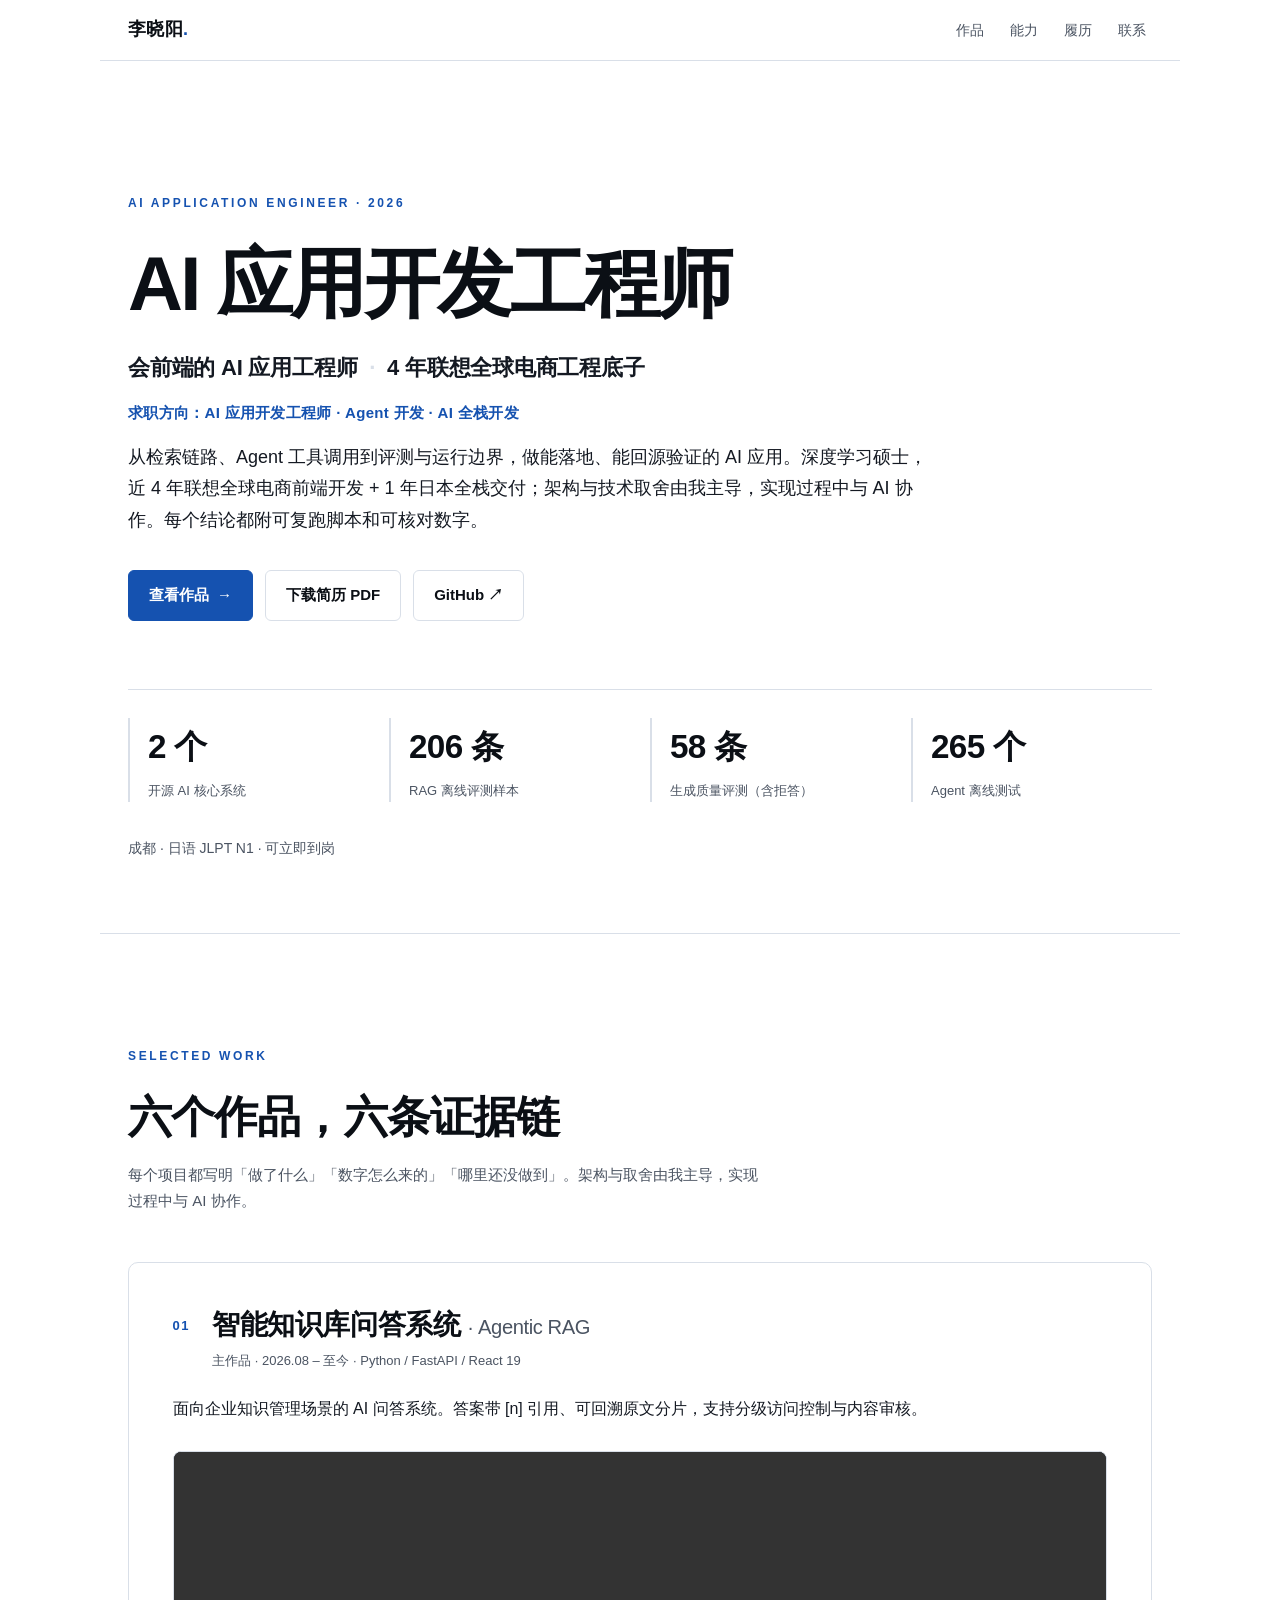
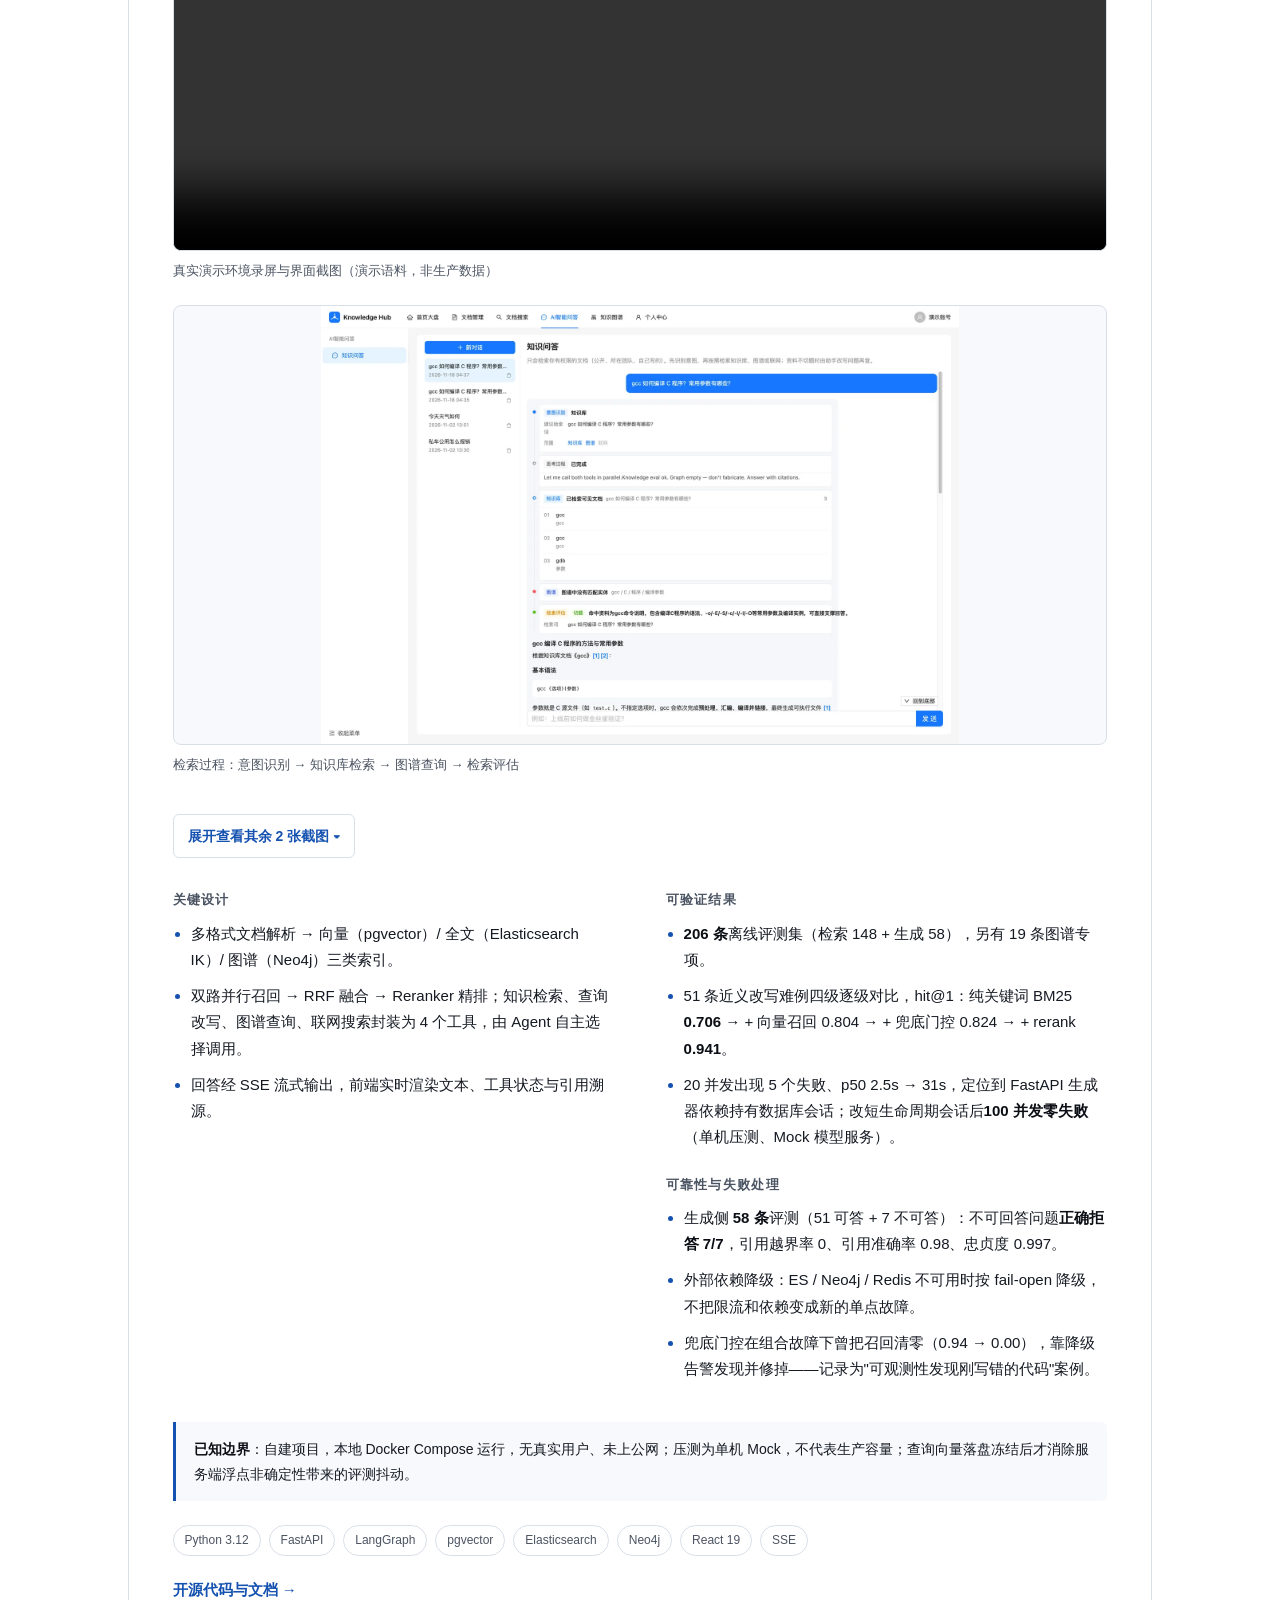
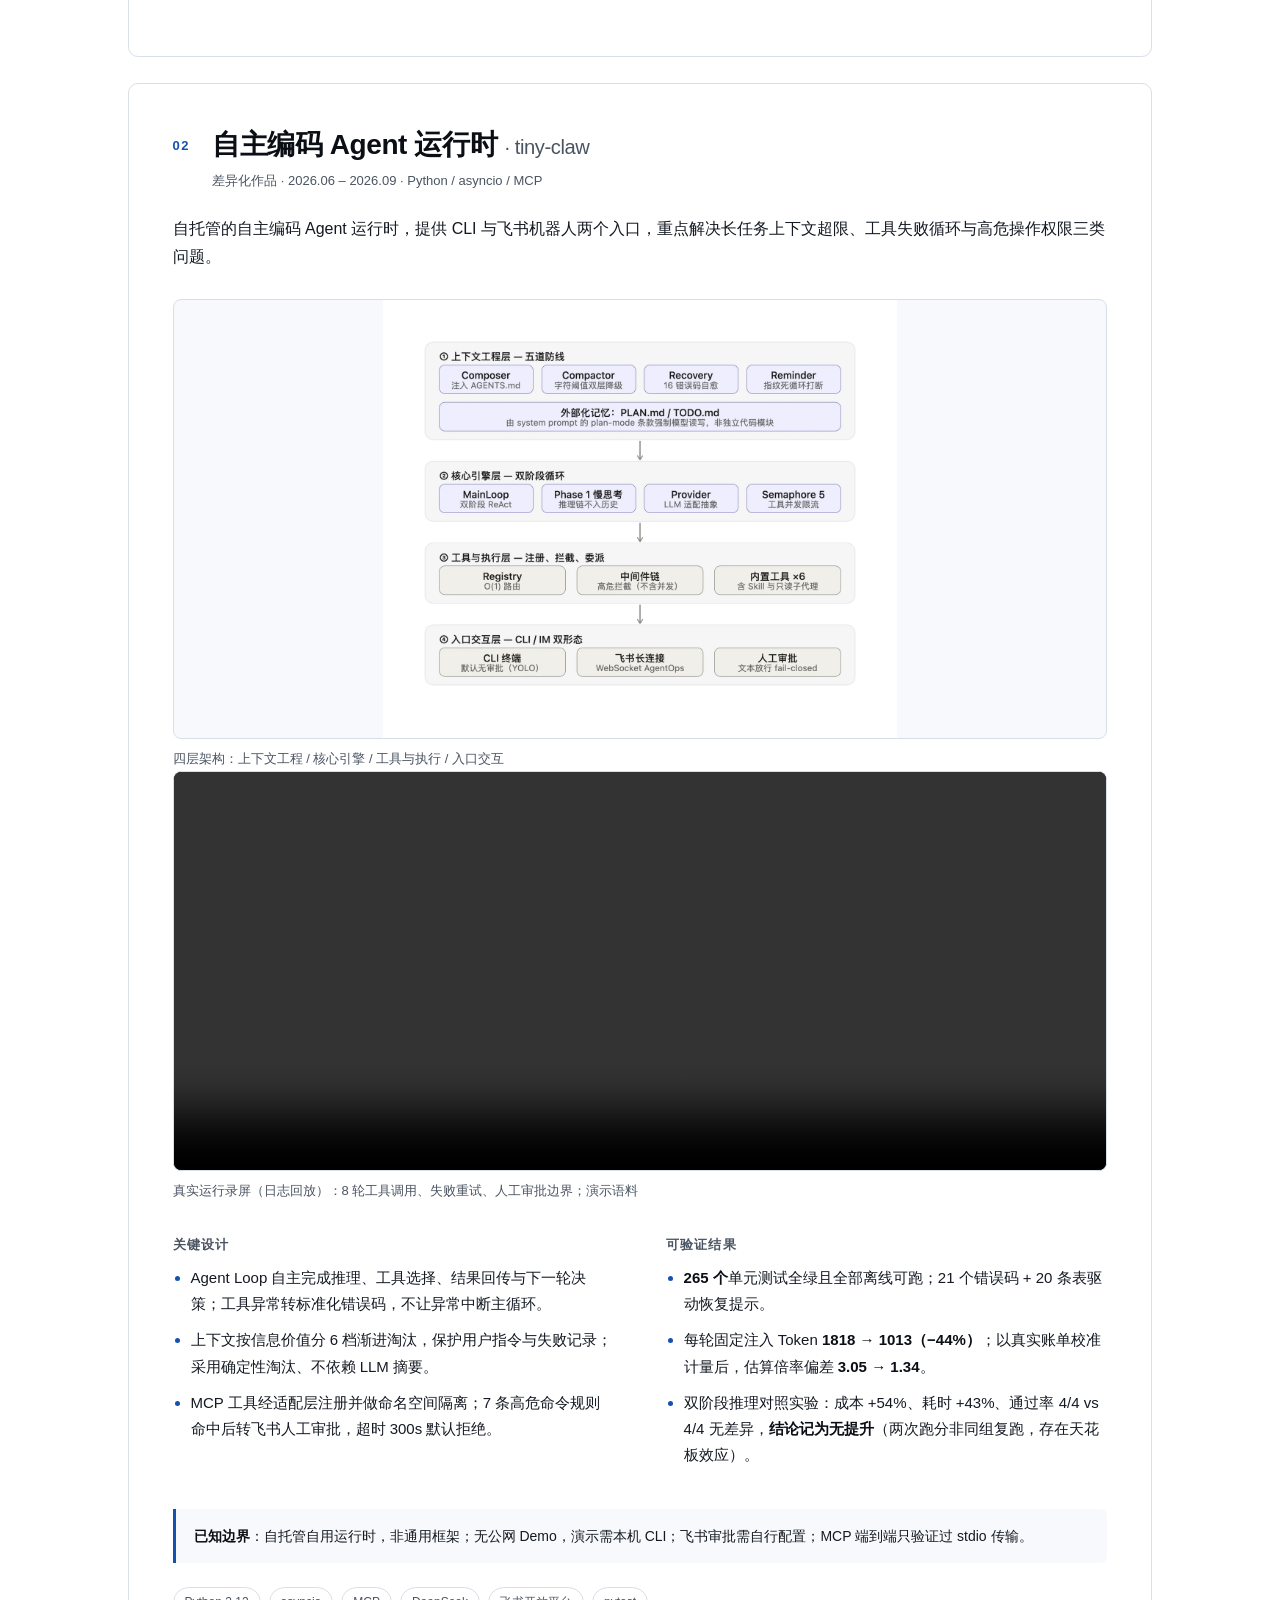
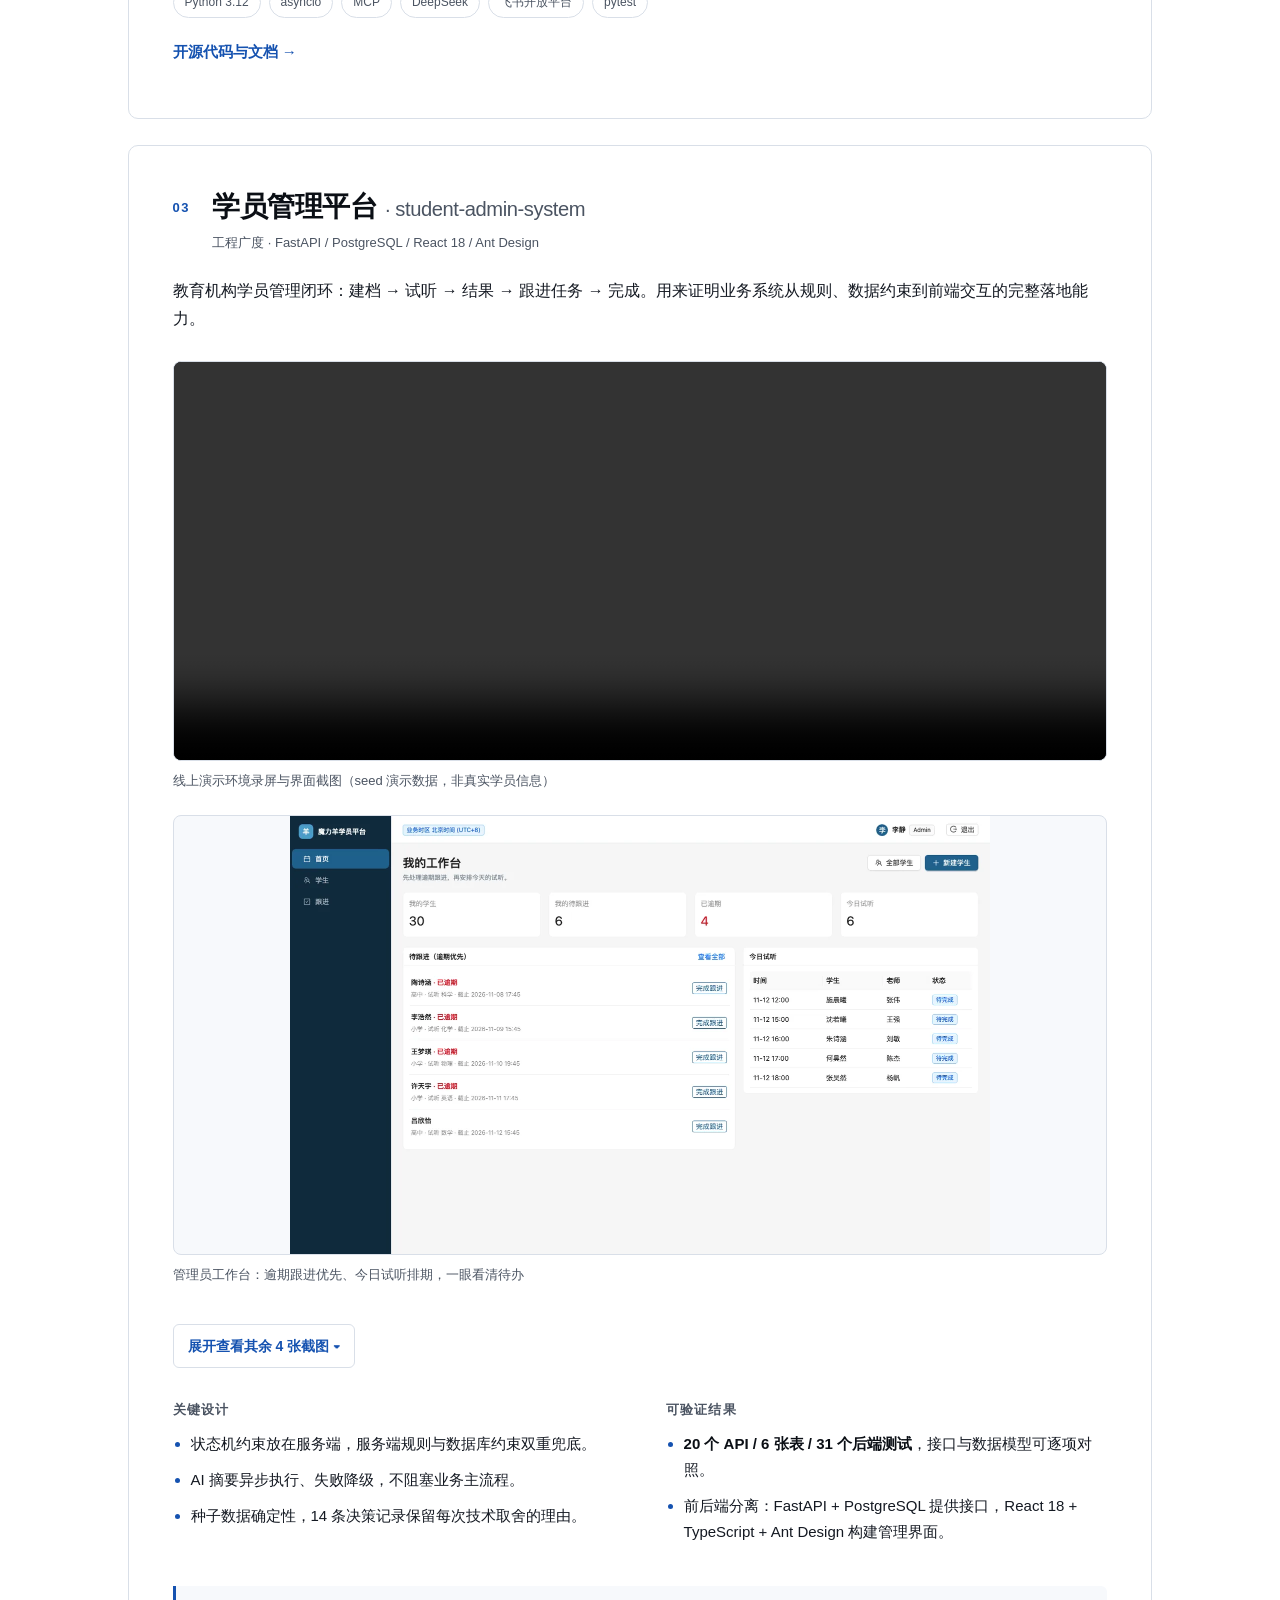
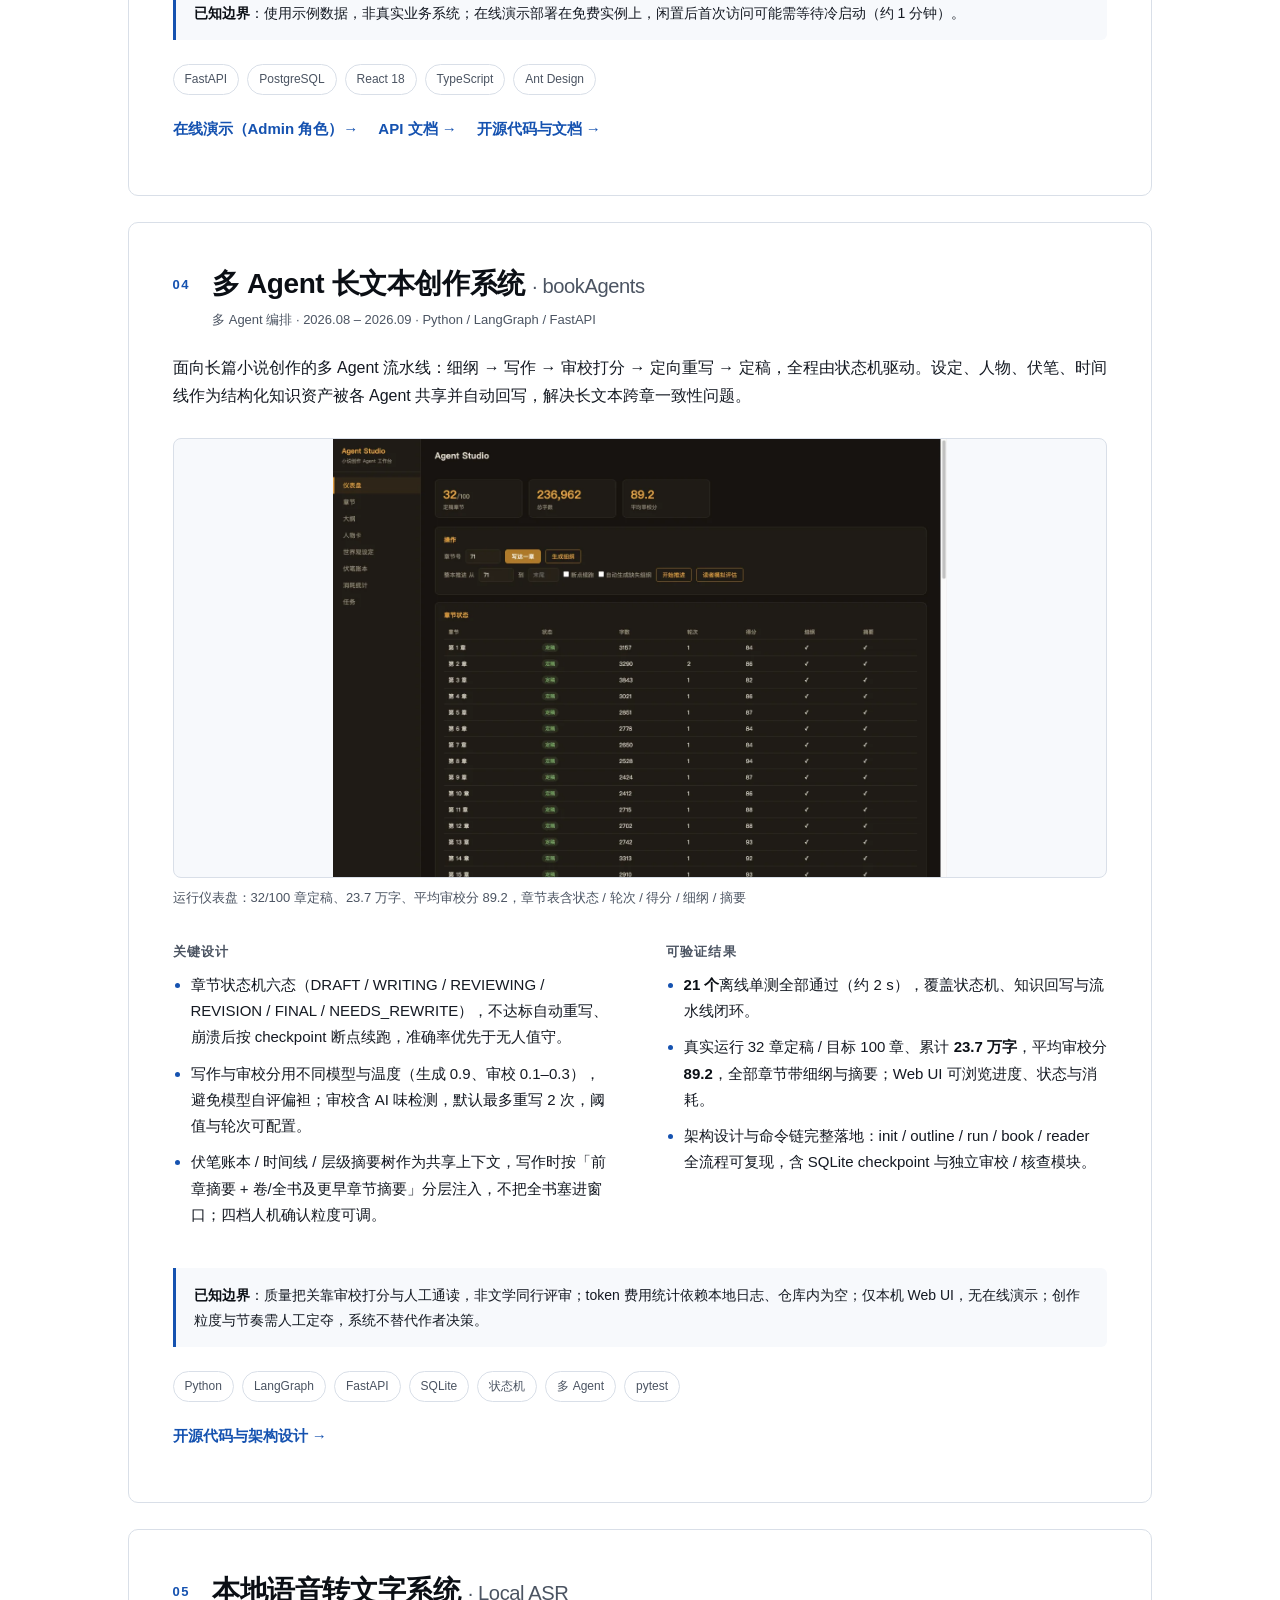
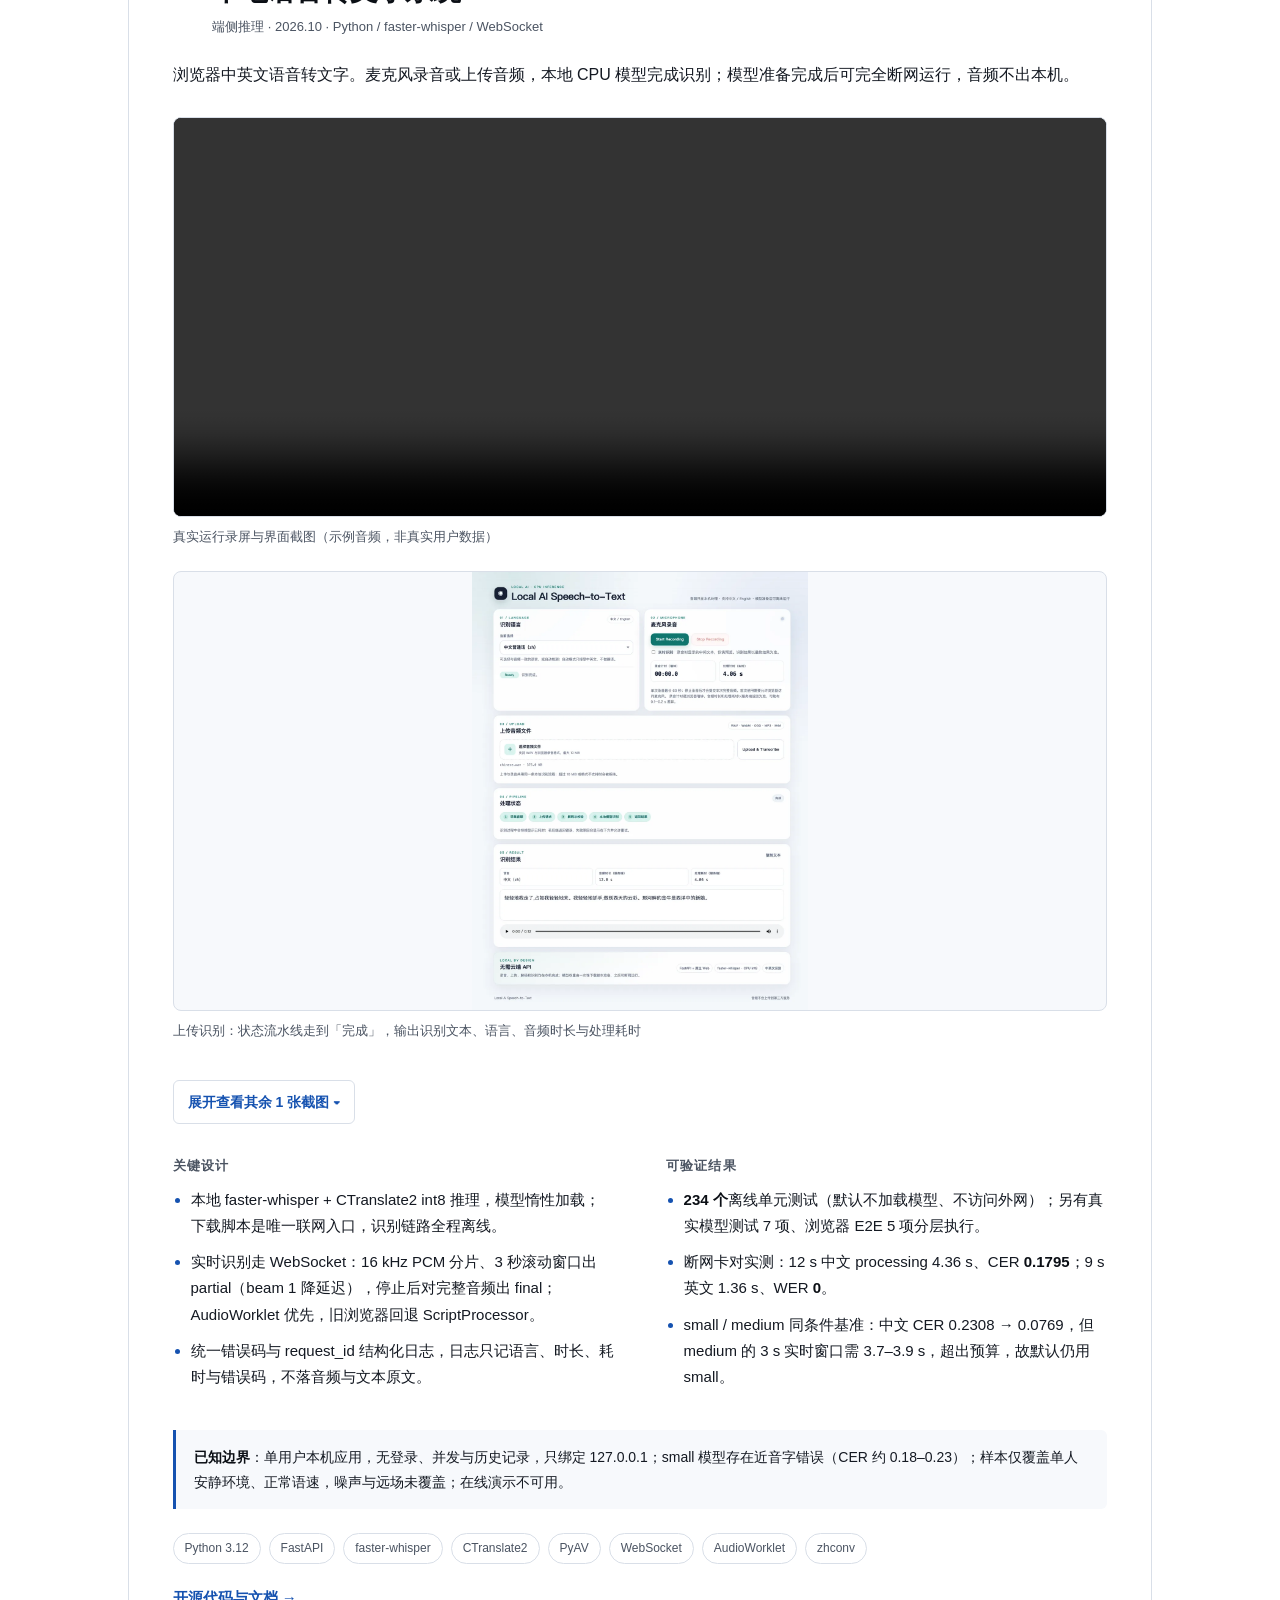
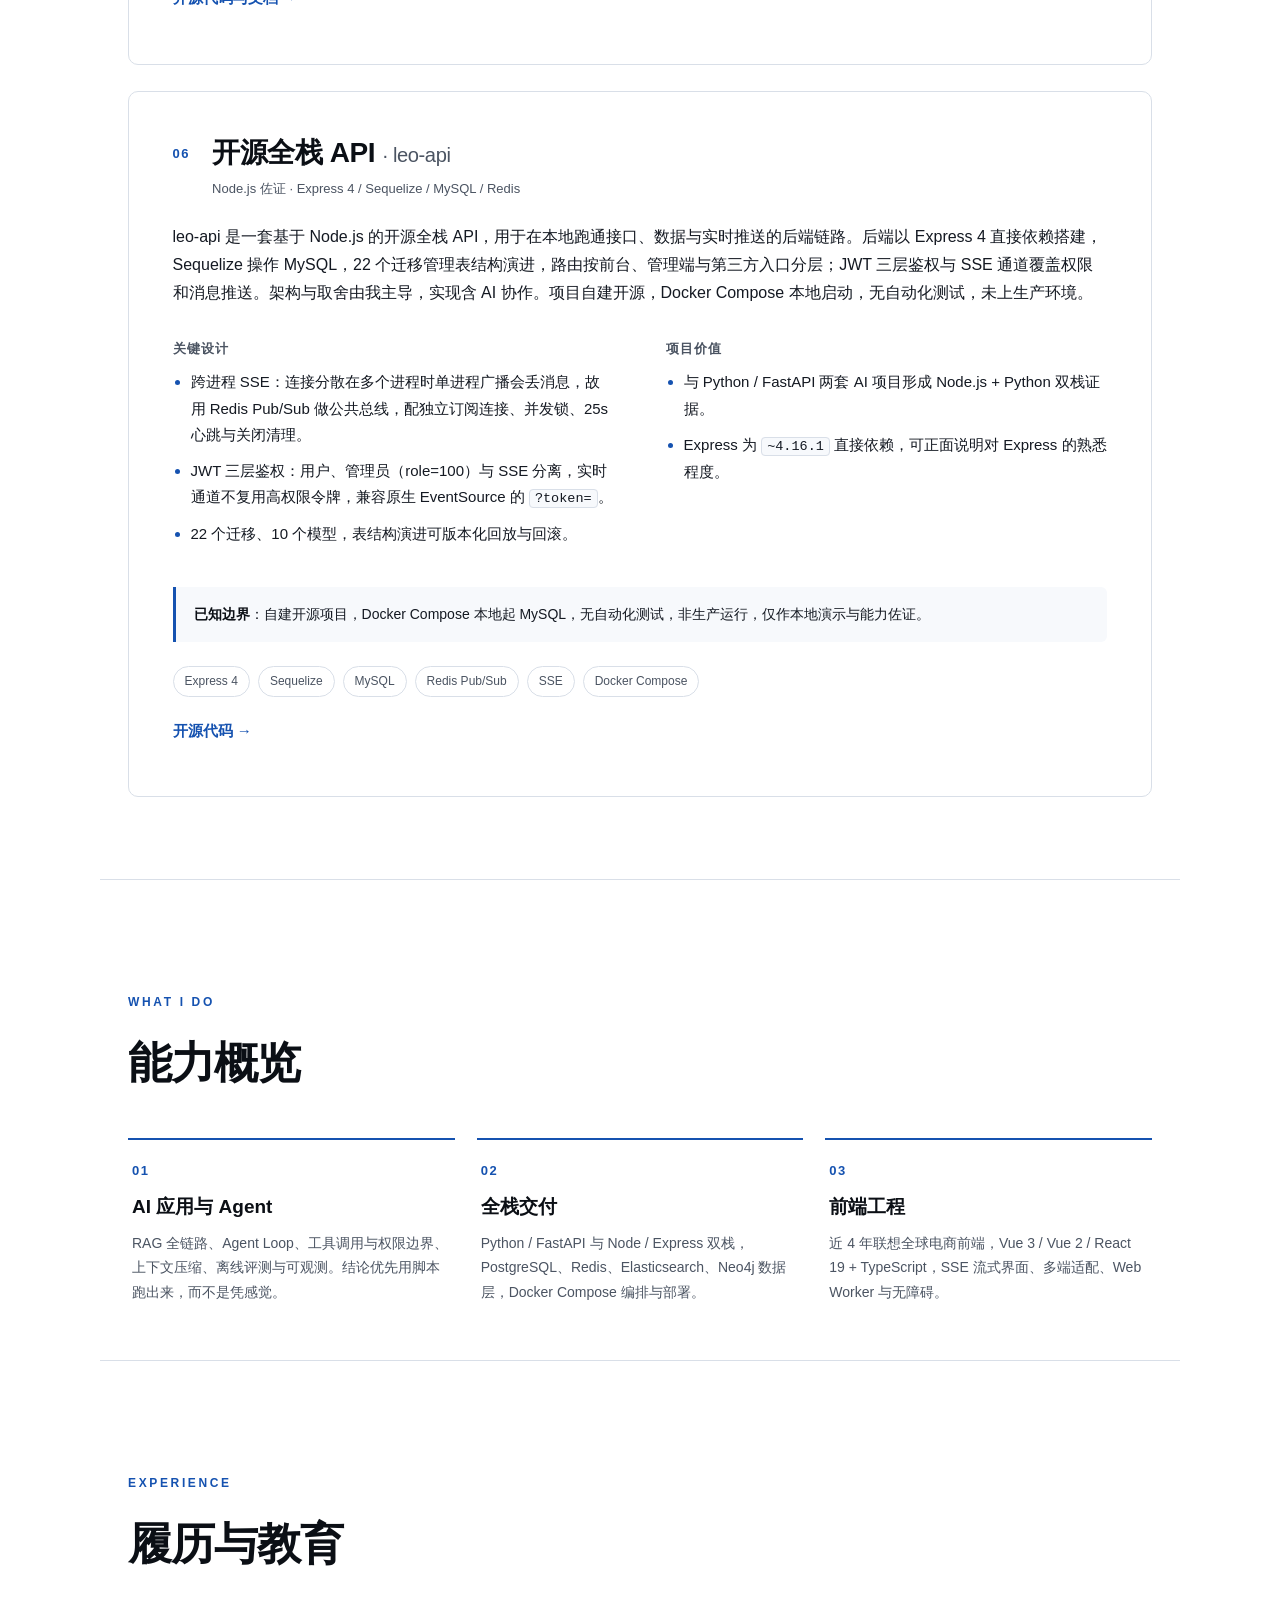
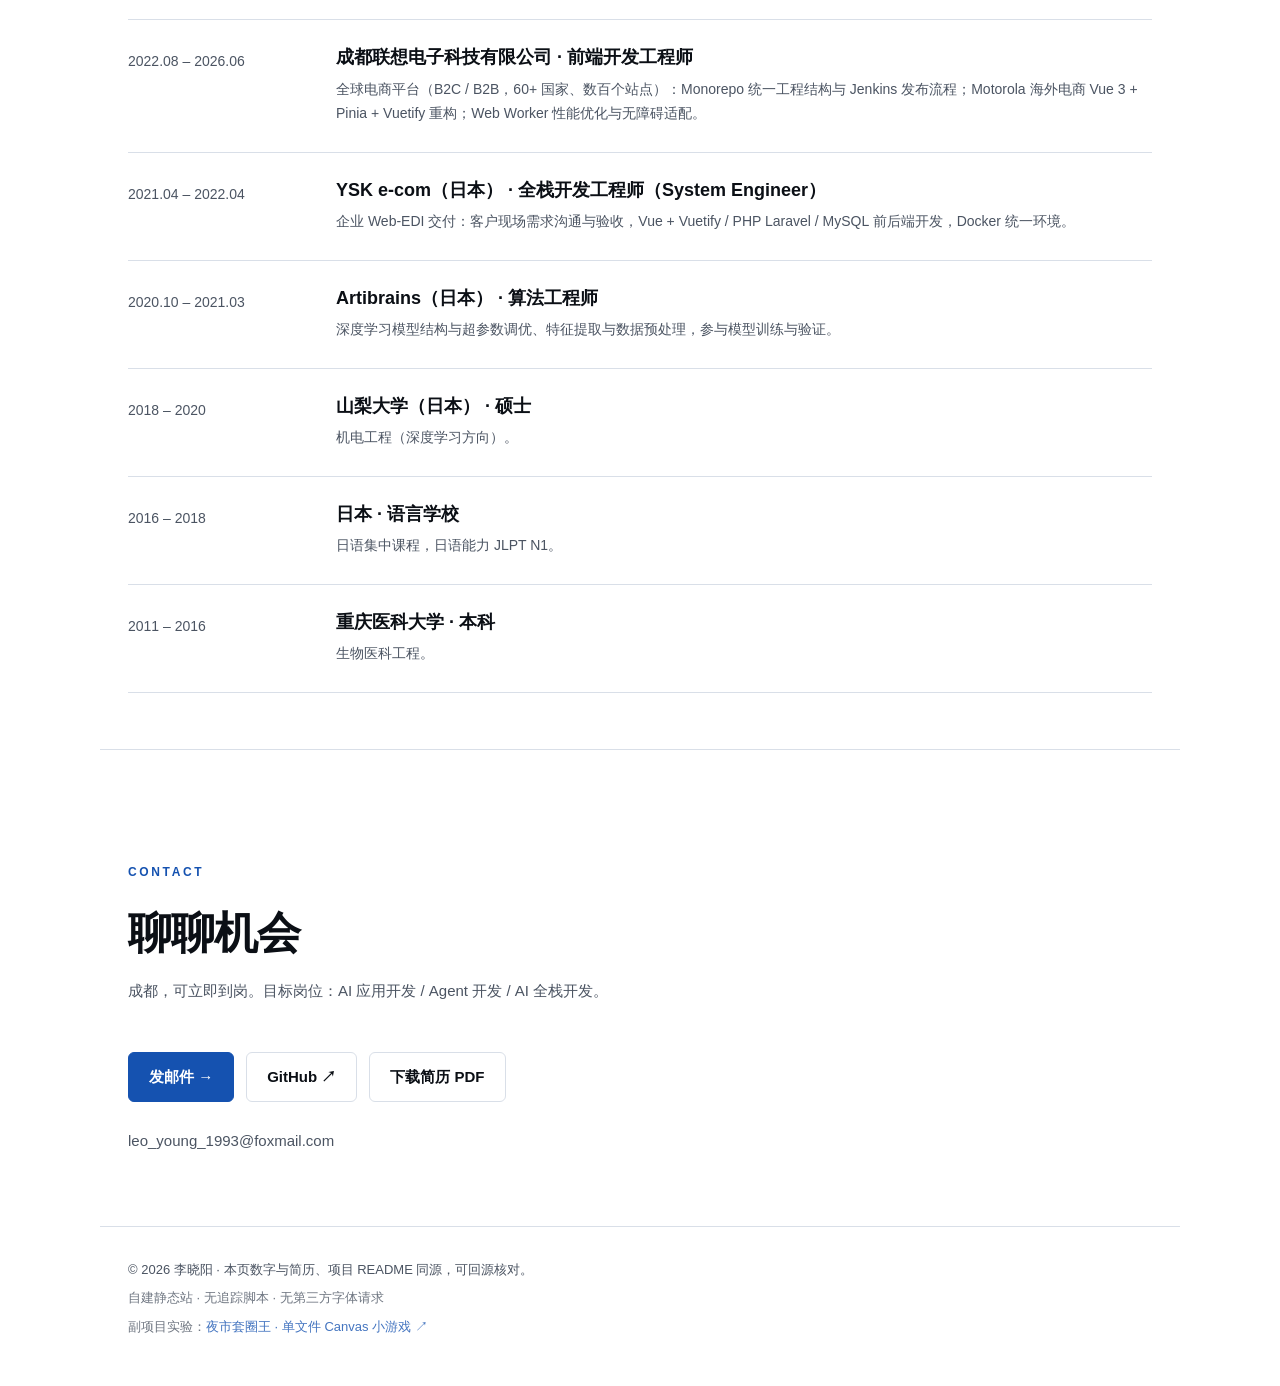
<file: public/index.html>
<!DOCTYPE html>
<html lang="zh-CN">
<head>
<meta charset="UTF-8">
<meta name="viewport" content="width=device-width, initial-scale=1">
<title>李晓阳 · AI 应用开发工程师作品集</title>
<meta name="description" content="李晓阳的工程作品集：Agentic RAG 知识库、自主编码 Agent 运行时、学员管理平台与开源全栈 API。附可回源的项目数字、已知边界与开源地址。">
<meta name="author" content="李晓阳">
<link rel="canonical" href="https://li-xiaoyang-portfolio.onrender.com/">
<meta name="theme-color" content="#1552b0">

<link rel="icon" href="assets/favicon.svg" type="image/svg+xml">
<link rel="icon" href="assets/favicon-32.png" sizes="32x32" type="image/png">
<link rel="apple-touch-icon" href="assets/apple-touch-icon.png">

<!-- 社交分享卡：微信 / 飞书 / LinkedIn / Slack 读取 og:*，X 读取 twitter:* -->
<meta property="og:type" content="profile">
<meta property="og:site_name" content="李晓阳 · 作品集">
<meta property="og:locale" content="zh_CN">
<meta property="og:url" content="https://li-xiaoyang-portfolio.onrender.com/">
<meta property="og:title" content="李晓阳 · AI 应用开发工程师">
<meta property="og:description" content="Agentic RAG 知识库、自主编码 Agent 运行时、AI 全栈交付。会前端的 AI 应用工程师，4 年联想全球电商工程底子。每个项目写明做了什么、数字怎么来的、哪里还没做到。">
<meta property="og:image" content="https://li-xiaoyang-portfolio.onrender.com/assets/og-cover.png">
<meta property="og:image:type" content="image/png">
<meta property="og:image:width" content="1200">
<meta property="og:image:height" content="630">
<meta property="og:image:alt" content="李晓阳 · AI 应用开发工程师作品集封面">
<meta name="twitter:card" content="summary_large_image">
<meta name="twitter:title" content="李晓阳 · AI 应用开发工程师">
<meta name="twitter:description" content="Agentic RAG 知识库、自主编码 Agent 运行时、AI 全栈交付。会前端的 AI 应用工程师，4 年联想全球电商工程底子。每个项目写明做了什么、数字怎么来的、哪里还没做到。">
<meta name="twitter:image" content="https://li-xiaoyang-portfolio.onrender.com/assets/og-cover.png">

<link rel="stylesheet" href="styles.css">
</head>
<body>

<div class="read-progress" id="readProgress" aria-hidden="true"></div>

<a class="skip" href="#main">跳到主要内容</a>

<header class="nav">
  <a class="brand" href="#top">李晓阳<span class="brand-dot">.</span></a>
  <nav aria-label="主导航">
    <a href="#work">作品</a>
    <a href="#capability">能力</a>
    <a href="#career">履历</a>
    <a href="#contact">联系</a>
  </nav>
</header>

<main id="main">

  <!-- ===== Hero ===== -->
  <section class="hero" id="top">
    <p class="eyebrow">AI APPLICATION ENGINEER · 2026</p>
    <h1>AI 应用开发工程师</h1>
    <p class="role-sub">会前端的 AI 应用工程师 <span class="dot-sep">·</span> 4 年联想全球电商工程底子</p>
    <p class="role-line">求职方向：AI 应用开发工程师 · Agent 开发 · AI 全栈开发</p>
    <p class="hero-copy">从检索链路、Agent 工具调用到评测与运行边界，做能落地、能回源验证的 AI 应用。深度学习硕士，近 4 年联想全球电商前端开发 + 1 年日本全栈交付；架构与技术取舍由我主导，实现过程中与 AI 协作。每个结论都附可复跑脚本和可核对数字。</p>
    <div class="hero-actions">
      <a class="btn btn-primary" href="#work">查看作品 <span aria-hidden="true">→</span></a>
      <a class="btn" href="Li-Xiaoyang-AI-Engineer-Resume.pdf" download>下载简历 PDF</a>
      <a class="btn" href="https://github.com/zuishuailxy" target="_blank" rel="noopener noreferrer">GitHub ↗</a>
    </div>
    <dl class="stats">
      <div><dt>2 个</dt><dd>开源 AI 核心系统</dd></div>
      <div><dt>206 条</dt><dd>RAG 离线评测样本</dd></div>
      <div><dt>58 条</dt><dd>生成质量评测（含拒答）</dd></div>
      <div><dt>265 个</dt><dd>Agent 离线测试</dd></div>
    </dl>
    <p class="hero-foot">成都 · 日语 JLPT N1 · 可立即到岗</p>
  </section>

  <!-- ===== 作品 ===== -->
  <section class="section" id="work">
    <div class="section-head reveal">
      <p class="eyebrow">SELECTED WORK</p>
      <h2>六个作品，六条证据链</h2>
      <p class="section-note">每个项目都写明「做了什么」「数字怎么来的」「哪里还没做到」。架构与取舍由我主导，实现过程中与 AI 协作。</p>
    </div>

    <!-- 01 my-rag -->
    <article class="project reveal" id="my-rag">
      <div class="project-head">
        <span class="num">01</span>
        <div>
          <h3>智能知识库问答系统 <span class="en">· Agentic RAG</span></h3>
          <p class="project-meta">主作品 · 2026.08 – 至今 · Python / FastAPI / React 19</p>
        </div>
      </div>
      <p class="lede">面向企业知识管理场景的 AI 问答系统。答案带 [n] 引用、可回溯原文分片，支持分级访问控制与内容审核。</p>

      <div class="media-slot" data-media="my-rag"></div>

      <div class="project-grid">
        <div>
          <h4>关键设计</h4>
          <ul>
            <li>多格式文档解析 → 向量（pgvector）/ 全文（Elasticsearch IK）/ 图谱（Neo4j）三类索引。</li>
            <li>双路并行召回 → RRF 融合 → Reranker 精排；知识检索、查询改写、图谱查询、联网搜索封装为 4 个工具，由 Agent 自主选择调用。</li>
            <li>回答经 SSE 流式输出，前端实时渲染文本、工具状态与引用溯源。</li>
          </ul>
        </div>
        <div>
          <h4>可验证结果</h4>
          <ul>
            <li><strong>206 条</strong>离线评测集（检索 148 + 生成 58），另有 19 条图谱专项。</li>
            <li>51 条近义改写难例四级逐级对比，hit@1：纯关键词 BM25 <strong>0.706</strong> → + 向量召回 0.804 → + 兜底门控 0.824 → + rerank <strong>0.941</strong>。</li>
            <li>20 并发出现 5 个失败、p50 2.5s → 31s，定位到 FastAPI 生成器依赖持有数据库会话；改短生命周期会话后<strong>100 并发零失败</strong>（单机压测、Mock 模型服务）。</li>
          </ul>
          <h4 class="sub-h4">可靠性与失败处理</h4>
          <ul>
            <li>生成侧 <strong>58 条</strong>评测（51 可答 + 7 不可答）：不可回答问题<strong>正确拒答 7/7</strong>，引用越界率 0、引用准确率 0.98、忠贞度 0.997。</li>
            <li>外部依赖降级：ES / Neo4j / Redis 不可用时按 fail-open 降级，不把限流和依赖变成新的单点故障。</li>
            <li>兜底门控在组合故障下曾把召回清零（0.94 → 0.00），靠降级告警发现并修掉——记录为"可观测性发现刚写错的代码"案例。</li>
          </ul>
        </div>
      </div>

      <p class="boundary"><strong>已知边界</strong>：自建项目，本地 Docker Compose 运行，无真实用户、未上公网；压测为单机 Mock，不代表生产容量；查询向量落盘冻结后才消除服务端浮点非确定性带来的评测抖动。</p>
      <p class="tags"><span>Python 3.12</span><span>FastAPI</span><span>LangGraph</span><span>pgvector</span><span>Elasticsearch</span><span>Neo4j</span><span>React 19</span><span>SSE</span></p>
      <p class="project-links"><a href="https://github.com/zuishuailxy/my-rag" target="_blank" rel="noopener noreferrer">开源代码与文档 →</a></p>
    </article>

    <!-- 02 tiny-claw -->
    <article class="project reveal" id="tiny-claw">
      <div class="project-head">
        <span class="num">02</span>
        <div>
          <h3>自主编码 Agent 运行时 <span class="en">· tiny-claw</span></h3>
          <p class="project-meta">差异化作品 · 2026.06 – 2026.09 · Python / asyncio / MCP</p>
        </div>
      </div>
      <p class="lede">自托管的自主编码 Agent 运行时，提供 CLI 与飞书机器人两个入口，重点解决长任务上下文超限、工具失败循环与高危操作权限三类问题。</p>

      <div class="media-slot" data-media="tiny-claw"></div>

      <div class="project-grid">
        <div>
          <h4>关键设计</h4>
          <ul>
            <li>Agent Loop 自主完成推理、工具选择、结果回传与下一轮决策；工具异常转标准化错误码，不让异常中断主循环。</li>
            <li>上下文按信息价值分 6 档渐进淘汰，保护用户指令与失败记录；采用确定性淘汰、不依赖 LLM 摘要。</li>
            <li>MCP 工具经适配层注册并做命名空间隔离；7 条高危命令规则命中后转飞书人工审批，超时 300s 默认拒绝。</li>
          </ul>
        </div>
        <div>
          <h4>可验证结果</h4>
          <ul>
            <li><strong>265 个</strong>单元测试全绿且全部离线可跑；21 个错误码 + 20 条表驱动恢复提示。</li>
            <li>每轮固定注入 Token <strong>1818 → 1013（−44%）</strong>；以真实账单校准计量后，估算倍率偏差 <strong>3.05 → 1.34</strong>。</li>
            <li>双阶段推理对照实验：成本 +54%、耗时 +43%、通过率 4/4 vs 4/4 无差异，<strong>结论记为无提升</strong>（两次跑分非同组复跑，存在天花板效应）。</li>
          </ul>
        </div>
      </div>

      <p class="boundary"><strong>已知边界</strong>：自托管自用运行时，非通用框架；无公网 Demo，演示需本机 CLI；飞书审批需自行配置；MCP 端到端只验证过 stdio 传输。</p>
      <p class="tags"><span>Python 3.12</span><span>asyncio</span><span>MCP</span><span>DeepSeek</span><span>飞书开放平台</span><span>pytest</span></p>
      <p class="project-links"><a href="https://github.com/zuishuailxy/tiny-claw" target="_blank" rel="noopener noreferrer">开源代码与文档 →</a></p>
    </article>

    <!-- 03 student-admin-system -->
    <article class="project reveal" id="student-admin">
      <div class="project-head">
        <span class="num">03</span>
        <div>
          <h3>学员管理平台 <span class="en">· student-admin-system</span></h3>
          <p class="project-meta">工程广度 · FastAPI / PostgreSQL / React 18 / Ant Design</p>
        </div>
      </div>
      <p class="lede">教育机构学员管理闭环：建档 → 试听 → 结果 → 跟进任务 → 完成。用来证明业务系统从规则、数据约束到前端交互的完整落地能力。</p>

      <div class="media-slot" data-media="student-admin"></div>

      <div class="project-grid">
        <div>
          <h4>关键设计</h4>
          <ul>
            <li>状态机约束放在服务端，服务端规则与数据库约束双重兜底。</li>
            <li>AI 摘要异步执行、失败降级，不阻塞业务主流程。</li>
            <li>种子数据确定性，14 条决策记录保留每次技术取舍的理由。</li>
          </ul>
        </div>
        <div>
          <h4>可验证结果</h4>
          <ul>
            <li><strong>20 个 API / 6 张表 / 31 个后端测试</strong>，接口与数据模型可逐项对照。</li>
            <li>前后端分离：FastAPI + PostgreSQL 提供接口，React 18 + TypeScript + Ant Design 构建管理界面。</li>
          </ul>
        </div>
      </div>

      <p class="boundary"><strong>已知边界</strong>：使用示例数据，非真实业务系统；在线演示部署在免费实例上，闲置后首次访问可能需等待冷启动（约 1 分钟）。</p>
      <p class="tags"><span>FastAPI</span><span>PostgreSQL</span><span>React 18</span><span>TypeScript</span><span>Ant Design</span></p>
      <p class="project-links">
        <a href="https://student-admin-demo.onrender.com/admin" target="_blank" rel="noopener noreferrer">在线演示（Admin 角色）→</a>
        <a href="https://student-admin-demo.onrender.com/docs" target="_blank" rel="noopener noreferrer">API 文档 →</a>
        <a href="https://github.com/zuishuailxy/student-admin-system" target="_blank" rel="noopener noreferrer">开源代码与文档 →</a>
      </p>
    </article>

    <!-- 04 bookAgents -->
    <article class="project reveal" id="book-agents">
      <div class="project-head">
        <span class="num">04</span>
        <div>
          <h3>多 Agent 长文本创作系统 <span class="en">· bookAgents</span></h3>
          <p class="project-meta">多 Agent 编排 · 2026.08 – 2026.09 · Python / LangGraph / FastAPI</p>
        </div>
      </div>
      <p class="lede">面向长篇小说创作的多 Agent 流水线：细纲 → 写作 → 审校打分 → 定向重写 → 定稿，全程由状态机驱动。设定、人物、伏笔、时间线作为结构化知识资产被各 Agent 共享并自动回写，解决长文本跨章一致性问题。</p>

      <div class="media-slot" data-media="book-agents"></div>

      <div class="project-grid">
        <div>
          <h4>关键设计</h4>
          <ul>
            <li>章节状态机六态（DRAFT / WRITING / REVIEWING / REVISION / FINAL / NEEDS_REWRITE），不达标自动重写、崩溃后按 checkpoint 断点续跑，准确率优先于无人值守。</li>
            <li>写作与审校分用不同模型与温度（生成 0.9、审校 0.1–0.3），避免模型自评偏袒；审校含 AI 味检测，默认最多重写 2 次，阈值与轮次可配置。</li>
            <li>伏笔账本 / 时间线 / 层级摘要树作为共享上下文，写作时按「前章摘要 + 卷/全书及更早章节摘要」分层注入，不把全书塞进窗口；四档人机确认粒度可调。</li>
          </ul>
        </div>
        <div>
          <h4>可验证结果</h4>
          <ul>
            <li><strong>21 个</strong>离线单测全部通过（约 2 s），覆盖状态机、知识回写与流水线闭环。</li>
            <li>真实运行 32 章定稿 / 目标 100 章、累计 <strong>23.7 万字</strong>，平均审校分 <strong>89.2</strong>，全部章节带细纲与摘要；Web UI 可浏览进度、状态与消耗。</li>
            <li>架构设计与命令链完整落地：init / outline / run / book / reader 全流程可复现，含 SQLite checkpoint 与独立审校 / 核查模块。</li>
          </ul>
        </div>
      </div>

      <p class="boundary"><strong>已知边界</strong>：质量把关靠审校打分与人工通读，非文学同行评审；token 费用统计依赖本地日志、仓库内为空；仅本机 Web UI，无在线演示；创作粒度与节奏需人工定夺，系统不替代作者决策。</p>
      <p class="tags"><span>Python</span><span>LangGraph</span><span>FastAPI</span><span>SQLite</span><span>状态机</span><span>多 Agent</span><span>pytest</span></p>
      <p class="project-links"><a href="https://github.com/zuishuailxy/bookAgents" target="_blank" rel="noopener noreferrer">开源代码与架构设计 →</a></p>
    </article>

    <!-- 05 local-asr -->
    <article class="project reveal" id="local-asr">
      <div class="project-head">
        <span class="num">05</span>
        <div>
          <h3>本地语音转文字系统 <span class="en">· Local ASR</span></h3>
          <p class="project-meta">端侧推理 · 2026.10 · Python / faster-whisper / WebSocket</p>
        </div>
      </div>
      <p class="lede">浏览器中英文语音转文字。麦克风录音或上传音频，本地 CPU 模型完成识别；模型准备完成后可完全断网运行，音频不出本机。</p>

      <div class="media-slot" data-media="local-asr"></div>

      <div class="project-grid">
        <div>
          <h4>关键设计</h4>
          <ul>
            <li>本地 faster-whisper + CTranslate2 int8 推理，模型惰性加载；下载脚本是唯一联网入口，识别链路全程离线。</li>
            <li>实时识别走 WebSocket：16 kHz PCM 分片、3 秒滚动窗口出 partial（beam 1 降延迟），停止后对完整音频出 final；AudioWorklet 优先，旧浏览器回退 ScriptProcessor。</li>
            <li>统一错误码与 request_id 结构化日志，日志只记语言、时长、耗时与错误码，不落音频与文本原文。</li>
          </ul>
        </div>
        <div>
          <h4>可验证结果</h4>
          <ul>
            <li><strong>234 个</strong>离线单元测试（默认不加载模型、不访问外网）；另有真实模型测试 7 项、浏览器 E2E 5 项分层执行。</li>
            <li>断网卡对实测：12 s 中文 processing 4.36 s、CER <strong>0.1795</strong>；9 s 英文 1.36 s、WER <strong>0</strong>。</li>
            <li>small / medium 同条件基准：中文 CER 0.2308 → 0.0769，但 medium 的 3 s 实时窗口需 3.7–3.9 s，超出预算，故默认仍用 small。</li>
          </ul>
        </div>
      </div>

      <p class="boundary"><strong>已知边界</strong>：单用户本机应用，无登录、并发与历史记录，只绑定 127.0.0.1；small 模型存在近音字错误（CER 约 0.18–0.23）；样本仅覆盖单人安静环境、正常语速，噪声与远场未覆盖；在线演示不可用。</p>
      <p class="tags"><span>Python 3.12</span><span>FastAPI</span><span>faster-whisper</span><span>CTranslate2</span><span>PyAV</span><span>WebSocket</span><span>AudioWorklet</span><span>zhconv</span></p>
      <p class="project-links"><a href="https://github.com/zuishuailxy/Local-AI-Speech-to-Text-Web-Application" target="_blank" rel="noopener noreferrer">开源代码与文档 →</a></p>
    </article>

    <!-- 06 leo-api -->
    <article class="project reveal" id="leo-api">
      <div class="project-head">
        <span class="num">06</span>
        <div>
          <h3>开源全栈 API <span class="en">· leo-api</span></h3>
          <p class="project-meta">Node.js 佐证 · Express 4 / Sequelize / MySQL / Redis</p>
        </div>
      </div>
      <p class="lede">leo-api 是一套基于 Node.js 的开源全栈 API，用于在本地跑通接口、数据与实时推送的后端链路。后端以 Express 4 直接依赖搭建，Sequelize 操作 MySQL，22 个迁移管理表结构演进，路由按前台、管理端与第三方入口分层；JWT 三层鉴权与 SSE 通道覆盖权限和消息推送。架构与取舍由我主导，实现含 AI 协作。项目自建开源，Docker Compose 本地启动，无自动化测试，未上生产环境。</p>

      <div class="media-slot" data-media="leo-api"></div>

      <div class="project-grid">
        <div>
          <h4>关键设计</h4>
          <ul>
            <li>跨进程 SSE：连接分散在多个进程时单进程广播会丢消息，故用 Redis Pub/Sub 做公共总线，配独立订阅连接、并发锁、25s 心跳与关闭清理。</li>
            <li>JWT 三层鉴权：用户、管理员（role=100）与 SSE 分离，实时通道不复用高权限令牌，兼容原生 EventSource 的 <code>?token=</code>。</li>
            <li>22 个迁移、10 个模型，表结构演进可版本化回放与回滚。</li>
          </ul>
        </div>
        <div>
          <h4>项目价值</h4>
          <ul>
            <li>与 Python / FastAPI 两套 AI 项目形成 Node.js + Python 双栈证据。</li>
            <li>Express 为 <code>~4.16.1</code> 直接依赖，可正面说明对 Express 的熟悉程度。</li>
          </ul>
        </div>
      </div>

      <p class="boundary"><strong>已知边界</strong>：自建开源项目，Docker Compose 本地起 MySQL，无自动化测试，非生产运行，仅作本地演示与能力佐证。</p>
      <p class="tags"><span>Express 4</span><span>Sequelize</span><span>MySQL</span><span>Redis Pub/Sub</span><span>SSE</span><span>Docker Compose</span></p>
      <p class="project-links"><a href="https://github.com/zuishuailxy/KnowledgeBase/tree/master/full-stack/leo-api" target="_blank" rel="noopener noreferrer">开源代码 →</a></p>
    </article>
  </section>

  <!-- ===== 能力 ===== -->
  <section class="section" id="capability">
    <div class="section-head reveal">
      <p class="eyebrow">WHAT I DO</p>
      <h2>能力概览</h2>
    </div>

    <div class="capabilities">
      <div class="capability reveal">
        <span class="num">01</span>
        <h3>AI 应用与 Agent</h3>
        <p>RAG 全链路、Agent Loop、工具调用与权限边界、上下文压缩、离线评测与可观测。结论优先用脚本跑出来，而不是凭感觉。</p>
      </div>
      <div class="capability reveal">
        <span class="num">02</span>
        <h3>全栈交付</h3>
        <p>Python / FastAPI 与 Node / Express 双栈，PostgreSQL、Redis、Elasticsearch、Neo4j 数据层，Docker Compose 编排与部署。</p>
      </div>
      <div class="capability reveal">
        <span class="num">03</span>
        <h3>前端工程</h3>
        <p>近 4 年联想全球电商前端，Vue 3 / Vue 2 / React 19 + TypeScript，SSE 流式界面、多端适配、Web Worker 与无障碍。</p>
      </div>
    </div>

  </section>

  <!-- ===== 履历 ===== -->
  <section class="section" id="career">
    <div class="section-head reveal">
      <p class="eyebrow">EXPERIENCE</p>
      <h2>履历与教育</h2>
    </div>
    <ol class="timeline">
      <li>
        <span class="when">2022.08 – 2026.06</span>
        <div>
          <h3>成都联想电子科技有限公司 · 前端开发工程师</h3>
          <p>全球电商平台（B2C / B2B，60+ 国家、数百个站点）：Monorepo 统一工程结构与 Jenkins 发布流程；Motorola 海外电商 Vue 3 + Pinia + Vuetify 重构；Web Worker 性能优化与无障碍适配。</p>
        </div>
      </li>
      <li>
        <span class="when">2021.04 – 2022.04</span>
        <div>
          <h3>YSK e-com（日本） · 全栈开发工程师（System Engineer）</h3>
          <p>企业 Web-EDI 交付：客户现场需求沟通与验收，Vue + Vuetify / PHP Laravel / MySQL 前后端开发，Docker 统一环境。</p>
        </div>
      </li>
      <li>
        <span class="when">2020.10 – 2021.03</span>
        <div>
          <h3>Artibrains（日本） · 算法工程师</h3>
          <p>深度学习模型结构与超参数调优、特征提取与数据预处理，参与模型训练与验证。</p>
        </div>
      </li>
      <li>
        <span class="when">2018 – 2020</span>
        <div>
          <h3>山梨大学（日本） · 硕士</h3>
          <p>机电工程（深度学习方向）。</p>
        </div>
      </li>
      <li>
        <span class="when">2016 – 2018</span>
        <div>
          <h3>日本 · 语言学校</h3>
          <p>日语集中课程，日语能力 JLPT N1。</p>
        </div>
      </li>
      <li>
        <span class="when">2011 – 2016</span>
        <div>
          <h3>重庆医科大学 · 本科</h3>
          <p>生物医科工程。</p>
        </div>
      </li>
    </ol>
  </section>

  <!-- ===== 联系 ===== -->
  <section class="section contact" id="contact">
    <div class="section-head reveal">
      <p class="eyebrow">CONTACT</p>
      <h2>聊聊机会</h2>
      <p class="section-note">成都，可立即到岗。目标岗位：AI 应用开发 / Agent 开发 / AI 全栈开发。</p>
    </div>
    <div class="contact-links">
      <a class="btn btn-primary" href="mailto:leo_young_1993@foxmail.com?subject=%E6%B1%82%E8%81%8C%E4%BA%A4%E6%B5%81%20%E2%80%94%20AI%20%E5%BA%94%E7%94%A8%E5%BC%80%E5%8F%91">发邮件 →</a>
      <a class="btn" href="https://github.com/zuishuailxy" target="_blank" rel="noopener noreferrer">GitHub ↗</a>
      <a class="btn" href="Li-Xiaoyang-AI-Engineer-Resume.pdf" download>下载简历 PDF</a>
    </div>
    <p class="contact-mail">leo_young_1993@foxmail.com</p>
  </section>

</main>

<footer class="footer">
  <p>© <span id="year">2026</span> 李晓阳 · 本页数字与简历、项目 README 同源，可回源核对。</p>
  <p class="footer-note">自建静态站 · 无追踪脚本 · 无第三方字体请求</p>
  <p class="footer-note">副项目实验：<a href="/games/ring-toss/" target="_blank" rel="noopener noreferrer">夜市套圈王 · 单文件 Canvas 小游戏 ↗</a></p>
</footer>

<script src="app.js"></script>
<script type="application/ld+json">
{
  "@context": "https://schema.org",
  "@type": "Person",
  "name": "李晓阳",
  "jobTitle": "AI 应用开发工程师",
  "url": "https://li-xiaoyang-portfolio.onrender.com/",
  "email": "mailto:leo_young_1993@foxmail.com",
  "sameAs": ["https://github.com/zuishuailxy"],
  "address": { "@type": "PostalAddress", "addressLocality": "成都", "addressCountry": "CN" },
  "alumniOf": [
    { "@type": "CollegeOrUniversity", "name": "山梨大学" },
    { "@type": "CollegeOrUniversity", "name": "重庆医科大学" }
  ],
  "knowsLanguage": ["zh-CN", "ja", "en"],
  "knowsAbout": [
    "Agentic RAG", "Agent Loop", "Tool Calling", "MCP",
    "FastAPI", "Python", "React", "TypeScript",
    "pgvector", "Elasticsearch", "Neo4j", "Redis", "PostgreSQL"
  ]
}
</script>
</body>
</html>
</file>
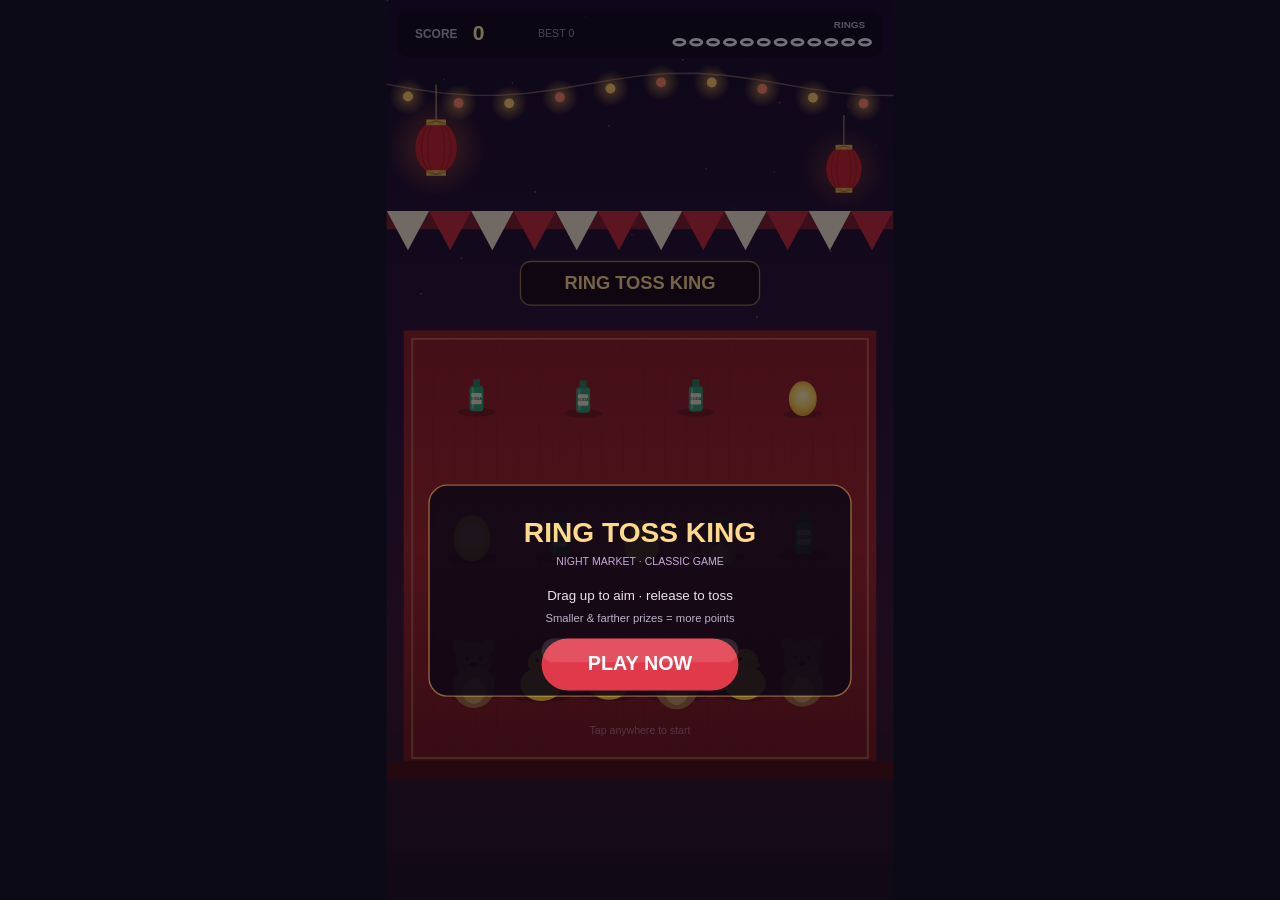
<file: public/games/ring-toss/index.html>
<!DOCTYPE html>
<html lang="en">
<head>
<meta charset="UTF-8">
<meta name="viewport" content="width=device-width, initial-scale=1, maximum-scale=1, user-scalable=no, viewport-fit=cover">
<meta name="theme-color" content="#1a1030">
<title>Ring Toss King · Night Market</title>
<meta name="description" content="A night market ring toss game. Drag, aim and toss rings to catch prizes.">
<style>
  * { margin:0; padding:0; box-sizing:border-box; }
  html,body { width:100%; height:100%; overflow:hidden; background:#0d0a18; }
  body { touch-action:none; -webkit-user-select:none; user-select:none; -webkit-tap-highlight-color:transparent; }
  #stage { position:absolute; inset:0; display:flex; align-items:center; justify-content:center; }
  canvas { display:block; touch-action:none; }
</style>
</head>
<body>
<div id="stage"><canvas id="game"></canvas></div>
<script>
(function () {
  'use strict';

  // ===== Virtual canvas (9:16 portrait), scaled & centered for desktop and mobile =====
  var VW = 720, VH = 1280;
  var canvas = document.getElementById('game');
  var ctx = canvas.getContext('2d');
  var scale = 1, offX = 0, offY = 0, dpr = 1;

  function resize() {
    var w = window.innerWidth, h = window.innerHeight;
    dpr = Math.min(window.devicePixelRatio || 1, 2);
    canvas.style.width = w + 'px';
    canvas.style.height = h + 'px';
    canvas.width = Math.round(w * dpr);
    canvas.height = Math.round(h * dpr);
    scale = Math.min(w / VW, h / VH);
    offX = (w - VW * scale) / 2;
    offY = (h - VH * scale) / 2;
  }
  window.addEventListener('resize', resize);
  window.addEventListener('orientationchange', function () { setTimeout(resize, 120); });
  resize();

  // screen coordinates -> virtual coordinates
  function toVirtual(clientX, clientY) {
    var r = canvas.getBoundingClientRect();
    return {
      x: (clientX - r.left - offX) / scale,
      y: (clientY - r.top - offY) / scale
    };
  }

  // ===== Simple sound effects (WebAudio synthesis, no audio files) =====
  var actx = null;
  function audio() {
    if (!actx) {
      var AC = window.AudioContext || window.webkitAudioContext;
      if (AC) actx = new AC();
    }
    if (actx && actx.state === 'suspended') actx.resume();
    return actx;
  }
  function beep(freq, dur, type, vol, slideTo) {
    var a = audio(); if (!a) return;
    var o = a.createOscillator(), g = a.createGain();
    o.type = type || 'sine';
    o.frequency.setValueAtTime(freq, a.currentTime);
    if (slideTo) o.frequency.exponentialRampToValueAtTime(slideTo, a.currentTime + dur);
    g.gain.setValueAtTime(0.0001, a.currentTime);
    g.gain.exponentialRampToValueAtTime(vol || 0.14, a.currentTime + 0.012);
    g.gain.exponentialRampToValueAtTime(0.0001, a.currentTime + dur);
    o.connect(g); g.connect(a.destination);
    o.start(); o.stop(a.currentTime + dur + 0.02);
  }
  var sfx = {
    thumb: function () { beep(220, 0.09, 'triangle', 0.06, 300); },
    throw: function () { beep(520, 0.16, 'sine', 0.10, 180); },
    catch: function (pts) {
      beep(660, 0.10, 'sine', 0.13, 990);
      setTimeout(function () { beep(990, 0.14, 'sine', 0.11, 1320); }, 85);
      if (pts >= 50) setTimeout(function () { beep(1320, 0.20, 'sine', 0.10, 1760); }, 175);
    },
    near: function () { beep(180, 0.12, 'triangle', 0.07, 140); },
    miss: function () { beep(150, 0.14, 'sine', 0.05, 90); },
    over: function () {
      [523, 440, 349, 262].forEach(function (f, i) {
        setTimeout(function () { beep(f, 0.26, 'sine', 0.10); }, i * 150);
      });
    }
  };

  // ===== Game constants =====
  var G = 620;             // gravity (virtual px/s^2)
  var RINGS_PER_GAME = 12; // rings per game
  var LAUNCH = { x: VW / 2, y: 1160 };
  var HPOWER = 1.5;        // horizontal drag -> horizontal velocity
  var VPOWER = 4.2;        // vertical drag -> vertical velocity (slingshot reverse)
  var MIN_VY = -280;       // minimum upward velocity

  var STATE = { MENU: 0, AIM: 1, FLY: 2, OVER: 3 };
  var state = STATE.MENU;

  var prizes = [];
  var rings = [];
  var flyRing = null;
  var particles = [];
  var floaters = [];
  var score = 0, ringsLeft = RINGS_PER_GAME, combo = 0, bestCombo = 0;
  var best = 0;
  try { best = parseInt(localStorage.getItem('ringtoss_best') || '0', 10) || 0; } catch (e) {}
  var flash = 0, shake = 0;
  var aim = null;          // {ax,ay,cx,cy} slingshot anchor and current drag point
  var pointerId = null;

  // ===== Prize definitions (procedurally drawn, no images) =====
  var KINDS = [
    { type: 'bear',  name: 'Bear',   pts: 10 },
    { type: 'duck',  name: 'Duck',   pts: 10 },
    { type: 'bottle',name: 'Soda',   pts: 20 },
    { type: 'gift',  name: 'Gift',   pts: 20 },
    { type: 'egg',   name: 'Gold Egg', pts: 50 }
  ];
  function pickKind(row) {
    // farther rows are more likely to hold high-value prizes
    var pool = row === 0 ? ['egg','egg','gift','bottle']
             : row === 1 ? ['bottle','gift','duck','bear','egg']
             : ['duck','bear','duck','bear','bottle'];
    var k = pool[(Math.random() * pool.length) | 0];
    for (var i = 0; i < KINDS.length; i++) if (KINDS[i].type === k) return KINDS[i];
    return KINDS[0];
  }

  function buildPrizes() {
    prizes = [];
    var rows = [
      { y: 585, n: 4, s: 0.62 },
      { y: 790, n: 5, s: 0.82 },
      { y: 985, n: 6, s: 1.00 }
    ];
    for (var r = 0; r < rows.length; r++) {
      var row = rows[r];
      for (var i = 0; i < row.n; i++) {
        var spread = 470;
        var px = VW / 2 + (i - (row.n - 1) / 2) * (spread / (row.n - 1));
        px += (Math.random() - 0.5) * 16;
        var kind = pickKind(r);
        var size = row.s;
        prizes.push({
          x: px, y: row.y, size: size, kind: kind,
          catchY: row.y - 26 * size,
          catchR: 30 * size + 6,   // catch radius slightly smaller than visual, to create "so close" moments
          w: 96 * size, h: 96 * size,
          caught: false, bob: Math.random() * Math.PI * 2,
          glow: 0
        });
      }
    }
  }

  function resetGame() {
    score = 0; ringsLeft = RINGS_PER_GAME; combo = 0; bestCombo = 0;
    rings = []; flyRing = null; particles = []; floaters = [];
    flash = 0; shake = 0; aim = null;
    buildPrizes();
    state = STATE.AIM;
  }

  // ===== Input: slingshot-style drag to toss =====
  function down(x, y) {
    audio();
    if (state === STATE.MENU) { startTap(x, y); return; }
    if (state === STATE.OVER) { resetGame(); return; }
    if (state !== STATE.AIM || flyRing) return;
    // forward drag: anchor -> drag toward prizes (upward); farther drag = farther toss
    aim = { ax: x, ay: y, cx: x, cy: y };
    sfx.thumb();
  }
  function move(x, y) {
    if (aim) { aim.cx = x; aim.cy = y; }
  }
  function up(x, y) {
    if (!aim) return;
    // forward: drag up more = throw higher (smaller y -> negative vy)
    var vx = (x - aim.ax) * HPOWER;
    var vy = (y - aim.ay) * VPOWER;
    if (vy > MIN_VY) { aim = null; return; }  // not dragged up enough, discard
    var len = Math.sqrt(vx * vx + vy * vy);
    if (len > 1250) { vx *= 1250 / len; vy *= 1250 / len; }
    // slight random jitter -- source of "so close" misses
    vx += (Math.random() - 0.5) * 26;
    flyRing = { x: LAUNCH.x, y: LAUNCH.y, px: LAUNCH.x, py: LAUNCH.y, vx: vx, vy: vy, rot: 0, life: 0 };
    ringsLeft--;
    combo = 0;
    aim = null;
    state = STATE.FLY;
    sfx.throw();
  }
  function startTap(x, y) {
    // menu: tap anywhere to start (button is just a hint)
    resetGame();
  }

  canvas.addEventListener('pointerdown', function (e) {
    e.preventDefault(); pointerId = e.pointerId;
    try { canvas.setPointerCapture(e.pointerId); } catch (err) {}
    var p = toVirtual(e.clientX, e.clientY); down(p.x, p.y);
  });
  canvas.addEventListener('pointermove', function (e) {
    e.preventDefault();
    if (pointerId !== null && e.pointerId !== pointerId) return;
    var p = toVirtual(e.clientX, e.clientY); move(p.x, p.y);
  });
  function endPointer(e) {
    e.preventDefault();
    if (pointerId !== null && e.pointerId !== pointerId) return;
    var p = toVirtual(e.clientX, e.clientY); up(p.x, p.y);
    pointerId = null;
  }
  canvas.addEventListener('pointerup', endPointer);
  canvas.addEventListener('pointercancel', function (e) {
    e.preventDefault(); aim = null; pointerId = null;
  });

  // keyboard support too (desktop friendly)
  window.addEventListener('keydown', function (e) {
    if (e.code === 'Space' || e.code === 'Enter') {
      e.preventDefault();
      if (state === STATE.MENU || state === STATE.OVER) { resetGame(); return; }
    }
    if (state === STATE.AIM && !flyRing) {
      var vx = 0, vy = -900;
      if (e.code === 'ArrowLeft') vx = -340;
      if (e.code === 'ArrowRight') vx = 340;
      flyRing = { x: LAUNCH.x, y: LAUNCH.y, px: LAUNCH.x, py: LAUNCH.y, vx: vx, vy: vy, rot: 0, life: 0 };
      ringsLeft--; combo = 0; state = STATE.FLY; sfx.throw();
    }
  });

  // ===== Effects =====
  function burst(x, y, color, n) {
    for (var i = 0; i < n; i++) {
      var a = Math.random() * Math.PI * 2, sp = 80 + Math.random() * 260;
      particles.push({ x: x, y: y, vx: Math.cos(a) * sp, vy: Math.sin(a) * sp - 60,
        life: 0.6 + Math.random() * 0.5, age: 0, color: color, r: 2 + Math.random() * 4 });
    }
  }
  function floater(x, y, text, color, big) {
    floaters.push({ x: x, y: y, text: text, color: color, age: 0, life: 1.0, big: !!big });
  }

  // ===== Update =====
  function update(dt) {
    flash = Math.max(0, flash - dt * 3);
    shake = Math.max(0, shake - dt * 30);
    for (var i = particles.length - 1; i >= 0; i--) {
      var p = particles[i]; p.age += dt; p.vy += G * 0.35 * dt;
      p.x += p.vx * dt; p.y += p.vy * dt;
      if (p.age >= p.life) particles.splice(i, 1);
    }
    for (var j = floaters.length - 1; j >= 0; j--) {
      var f = floaters[j]; f.age += dt; f.y -= 46 * dt;
      if (f.age >= f.life) floaters.splice(j, 1);
    }
    for (var k = 0; k < prizes.length; k++) {
      prizes[k].bob += dt * 2;
      prizes[k].glow = Math.max(0, prizes[k].glow - dt * 2);
    }

    if (!flyRing) return;
    var r = flyRing;
    r.life += dt;
    r.px = r.x; r.py = r.y;
    r.vy += G * dt;
    r.x += r.vx * dt; r.y += r.vy * dt;
    r.rot += dt * 9;

    // check catch on descent: compare ring center crossing the target base vertically
    if (r.vy > 0) {
      for (var m = 0; m < prizes.length; m++) {
        var pz = prizes[m];
        if (pz.caught) continue;
        if (r.py <= pz.catchY && r.y >= pz.catchY) {
          var dx = Math.abs(r.x - pz.x);
          if (dx < pz.catchR) {
            // hit
            pz.caught = true; pz.glow = 1;
            combo++; if (combo > bestCombo) bestCombo = combo;
            var pts = pz.kind.pts * (combo >= 3 ? 2 : 1);
            score += pts;
            burst(pz.x, pz.catchY, pz.kind.pts >= 50 ? '#ffd35a' : '#7fe0c4', 18);
            floater(pz.x, pz.catchY - 30, '+' + pts, '#fff3b0', true);
            if (combo >= 2) floater(pz.x, pz.catchY - 70, 'COMBO x' + combo, '#ff9ad5', false);
            flash = 0.5; shake = 7; sfx.catch(pz.kind.pts);
            flyRing = null;
            // if last ring hits, show briefly then end (otherwise score won't settle)
            if (ringsLeft <= 0) setTimeout(endGame, 550);
            else state = STATE.AIM;   // return to aim state, else game freezes after one toss
            return;
          } else if (dx < pz.catchR * 2.1) {
            floater(pz.x, pz.catchY - 20, 'So close!', '#ffd9a0', false);
            sfx.near();
          }
        }
      }
    }

    // out of bounds / fell back to launch height / timeout -> miss
    // note: boundary must be below launch point and only active on descent, else ring is judged out immediately
    if ((r.vy > 0 && r.y > LAUNCH.y + 20) || r.x < -60 || r.x > VW + 60 || r.life > 3.2) {
      floater(Math.max(60, Math.min(VW - 60, r.x)), 1120, 'Missed', '#c9c4d8', false);
      sfx.miss();
      flyRing = null;
      if (ringsLeft <= 0) endGame();
      else state = STATE.AIM;   // return to aim state, else game freezes after one toss
    }
  }

  function endGame() {
    state = STATE.OVER;
    if (score > best) {
      best = score;
      try { localStorage.setItem('ringtoss_best', String(best)); } catch (e) {}
    }
    sfx.over();
  }

  // ===== Drawing helpers =====
  function rr(x, y, w, h, r) {
    ctx.beginPath();
    ctx.moveTo(x + r, y);
    ctx.arcTo(x + w, y, x + w, y + h, r);
    ctx.arcTo(x + w, y + h, x, y + h, r);
    ctx.arcTo(x, y + h, x, y, r);
    ctx.arcTo(x, y, x + w, y, r);
    ctx.closePath();
  }
  function text(str, x, y, size, color, align, weight) {
    ctx.font = (weight || '600') + ' ' + size + 'px -apple-system, "Segoe UI", Roboto, "PingFang SC", "Microsoft YaHei", sans-serif';
    ctx.fillStyle = color; ctx.textAlign = align || 'center'; ctx.textBaseline = 'middle';
    ctx.fillText(str, x, y);
  }

  // ===== Background =====
  function drawBackground(t) {
    var g = ctx.createLinearGradient(0, 0, 0, VH);
    g.addColorStop(0, '#150c28'); g.addColorStop(0.45, '#2a1236'); g.addColorStop(0.75, '#3a1730'); g.addColorStop(1, '#1c0f22');
    ctx.fillStyle = g; ctx.fillRect(0, 0, VW, VH);

    // stars
    ctx.fillStyle = 'rgba(255,240,200,0.55)';
    for (var i = 0; i < 40; i++) {
      var sx = (i * 137.5) % VW, sy = (i * 61) % 460;
      var tw = 0.5 + 0.5 * Math.sin(t * 2 + i);
      ctx.globalAlpha = tw * 0.8;
      ctx.fillRect(sx, sy, 2, 2);
    }
    ctx.globalAlpha = 1;

    // string lights
    ctx.strokeStyle = 'rgba(255,220,160,0.35)'; ctx.lineWidth = 2;
    ctx.beginPath(); ctx.moveTo(0, 120);
    for (var x = 0; x <= VW; x += 40) ctx.lineTo(x, 120 + Math.sin(x / 90) * 16);
    ctx.stroke();
    for (var b = 30; b < VW; b += 72) {
      var by = 120 + Math.sin(b / 90) * 16;
      var glow = ctx.createRadialGradient(b, by + 12, 2, b, by + 12, 26);
      glow.addColorStop(0, 'rgba(255,190,90,0.55)'); glow.addColorStop(1, 'rgba(255,190,90,0)');
      ctx.fillStyle = glow; ctx.fillRect(b - 26, by - 14, 52, 52);
      ctx.fillStyle = (b / 72) % 2 < 1 ? '#ffcf6b' : '#ff8a6b';
      ctx.beginPath(); ctx.arc(b, by + 12, 7, 0, Math.PI * 2); ctx.fill();
    }

    // lanterns
    drawLantern(70, 210, 1.0, t); drawLantern(650, 240, 0.85, t + 1);

    // stall canopy
    ctx.fillStyle = '#7a1f2b'; ctx.fillRect(0, 300, VW, 26);
    for (var s = 0; s < 12; s++) {
      ctx.fillStyle = s % 2 ? '#c62b3a' : '#f2e6cf';
      ctx.beginPath(); ctx.moveTo(s * 60, 300); ctx.lineTo(s * 60 + 60, 300);
      ctx.lineTo(s * 60 + 30, 356); ctx.closePath(); ctx.fill();
    }
    // signboard
    ctx.fillStyle = 'rgba(20,8,12,0.72)'; rr(VW / 2 - 170, 372, 340, 62, 14); ctx.fill();
    ctx.strokeStyle = 'rgba(255,205,110,0.5)'; ctx.lineWidth = 2; rr(VW / 2 - 170, 372, 340, 62, 14); ctx.stroke();
    text('RING TOSS KING', VW / 2, 404, 26, '#ffd98a', 'center', '700');

    // table (red velvet)
    var tg = ctx.createLinearGradient(0, 470, 0, 1090);
    tg.addColorStop(0, '#8e1d24'); tg.addColorStop(0.5, '#a3242b'); tg.addColorStop(1, '#70161d');
    ctx.fillStyle = tg; ctx.fillRect(24, 470, VW - 48, 620);
    ctx.strokeStyle = 'rgba(255,210,130,0.35)'; ctx.lineWidth = 3;
    ctx.strokeRect(36, 482, VW - 72, 596);
    // tablecloth texture
    ctx.strokeStyle = 'rgba(0,0,0,0.07)'; ctx.lineWidth = 1;
    for (var q = 0; q < 22; q++) { ctx.beginPath(); ctx.moveTo(36 + q * 30, 482); ctx.lineTo(36 + q * 30, 1078); ctx.stroke(); }
    // table edge
    ctx.fillStyle = '#4a0f16'; ctx.fillRect(0, 1082, VW, 26);
  }

  function drawLantern(x, y, s, t) {
    ctx.save(); ctx.translate(x, y); ctx.scale(s, s);
    ctx.strokeStyle = 'rgba(255,210,130,0.6)'; ctx.lineWidth = 2;
    ctx.beginPath(); ctx.moveTo(0, -90); ctx.lineTo(0, -34); ctx.stroke();
    var pulse = 0.75 + 0.25 * Math.sin(t * 1.6);
    var glow = ctx.createRadialGradient(0, 0, 4, 0, 0, 70);
    glow.addColorStop(0, 'rgba(255,120,60,' + (0.45 * pulse) + ')'); glow.addColorStop(1, 'rgba(255,120,60,0)');
    ctx.fillStyle = glow; ctx.fillRect(-70, -70, 140, 140);
    ctx.fillStyle = '#c9232c';
    ctx.beginPath(); ctx.ellipse(0, 0, 30, 38, 0, 0, Math.PI * 2); ctx.fill();
    ctx.fillStyle = '#e8b24a'; ctx.fillRect(-14, -40, 28, 8); ctx.fillRect(-14, 32, 28, 8);
    ctx.strokeStyle = 'rgba(0,0,0,0.18)'; ctx.lineWidth = 1.5;
    for (var i = -1; i <= 1; i++) { ctx.beginPath(); ctx.ellipse(0, 0, 30 + i * 9 - 9, 38, 0, 0, Math.PI * 2); ctx.stroke(); }
    ctx.restore();
  }

  // ===== Prize drawing =====
  function drawPrize(p, t) {
    var bob = Math.sin(p.bob) * 2;
    ctx.save(); ctx.translate(p.x, p.y + bob); ctx.scale(p.size, p.size);
    // shadow
    ctx.fillStyle = 'rgba(0,0,0,0.22)';
    ctx.beginPath(); ctx.ellipse(0, 2, 44, 10, 0, 0, Math.PI * 2); ctx.fill();
    if (p.glow > 0) {
      ctx.fillStyle = 'rgba(255,230,140,' + (p.glow * 0.5) + ')';
      ctx.beginPath(); ctx.arc(0, -34, 54, 0, Math.PI * 2); ctx.fill();
    }
    ctx.globalAlpha = p.caught ? 0.45 : 1;
    var k = p.kind.type;
    if (k === 'bear') drawBear();
    else if (k === 'duck') drawDuck();
    else if (k === 'bottle') drawBottle();
    else if (k === 'gift') drawGift();
    else drawEgg(t);
    ctx.globalAlpha = 1;
    if (p.caught) {
      text('✓', 0, -40, 30, '#9ff0c9', 'center', '700');
    }
    ctx.restore();
  }
  function drawBear() {
    ctx.fillStyle = '#8a5a34';
    ctx.beginPath(); ctx.arc(0, -46, 26, 0, Math.PI * 2); ctx.fill();
    ctx.beginPath(); ctx.arc(-20, -66, 10, 0, Math.PI * 2); ctx.arc(20, -66, 10, 0, Math.PI * 2); ctx.fill();
    ctx.fillStyle = '#a16c40'; ctx.beginPath(); ctx.ellipse(0, -8, 30, 30, 0, 0, Math.PI * 2); ctx.fill();
    ctx.fillStyle = '#c99a63'; ctx.beginPath(); ctx.ellipse(0, -2, 16, 18, 0, 0, Math.PI * 2); ctx.fill();
    ctx.fillStyle = '#2a1a10';
    ctx.beginPath(); ctx.arc(-9, -48, 3, 0, Math.PI * 2); ctx.arc(9, -48, 3, 0, Math.PI * 2); ctx.fill();
    ctx.beginPath(); ctx.ellipse(0, -40, 5, 4, 0, 0, Math.PI * 2); ctx.fill();
  }
  function drawDuck() {
    ctx.fillStyle = '#ffd23f';
    ctx.beginPath(); ctx.ellipse(0, -14, 30, 24, 0, 0, Math.PI * 2); ctx.fill();
    ctx.beginPath(); ctx.arc(0, -44, 19, 0, Math.PI * 2); ctx.fill();
    ctx.fillStyle = '#f5a623'; ctx.beginPath(); ctx.ellipse(10, -40, 12, 6, 0, 0, Math.PI * 2); ctx.fill();
    ctx.fillStyle = '#2a1a10'; ctx.beginPath(); ctx.arc(-6, -48, 2.6, 0, Math.PI * 2); ctx.fill();
    ctx.fillStyle = 'rgba(255,255,255,0.35)'; ctx.beginPath(); ctx.ellipse(-10, -20, 12, 7, -0.4, 0, Math.PI * 2); ctx.fill();
  }
  function drawBottle() {
    ctx.fillStyle = '#2f9e6f'; rr(-16, -58, 32, 58, 8); ctx.fill();
    ctx.fillStyle = '#24805a'; ctx.fillRect(-8, -74, 16, 18);
    ctx.fillStyle = '#e8e3d2'; rr(-12, -42, 24, 26, 3); ctx.fill();
    text('SODA', 0, -29, 9, '#1c6b4a', 'center', '700');
    ctx.fillStyle = 'rgba(255,255,255,0.28)'; ctx.fillRect(-11, -54, 5, 48);
  }
  function drawGift() {
    ctx.fillStyle = '#e0485a'; rr(-30, -52, 60, 52, 6); ctx.fill();
    ctx.fillStyle = '#ff7a86'; ctx.fillRect(-30, -38, 60, 10);
    ctx.fillStyle = '#ffd35a'; ctx.fillRect(-6, -52, 12, 52); ctx.fillRect(-30, -34, 60, 10);
    ctx.beginPath(); ctx.arc(-12, -56, 9, 0, Math.PI * 2); ctx.arc(12, -56, 9, 0, Math.PI * 2); ctx.fill();
  }
  function drawEgg(t) {
    var pulse = 0.5 + 0.5 * Math.sin(t * 3 + 1);
    var g = ctx.createRadialGradient(0, -40, 4, 0, -34, 46);
    g.addColorStop(0, '#fff3b0'); g.addColorStop(0.5, '#ffd35a'); g.addColorStop(1, '#d99a1e');
    ctx.fillStyle = g; ctx.beginPath(); ctx.ellipse(0, -32, 32, 40, 0, 0, Math.PI * 2); ctx.fill();
    ctx.strokeStyle = 'rgba(255,255,255,' + (0.3 + pulse * 0.4) + ')'; ctx.lineWidth = 2;
    ctx.beginPath(); ctx.moveTo(-18, -46); ctx.lineTo(-6, -34); ctx.lineTo(-16, -26); ctx.lineTo(-4, -16); ctx.stroke();
  }

  function drawRing(x, y, r, rot) {
    ctx.save(); ctx.translate(x, y); ctx.rotate(rot || 0);
    ctx.lineWidth = 9;
    ctx.strokeStyle = 'rgba(0,0,0,0.25)';
    ctx.beginPath(); ctx.ellipse(0, 4, r, r * 0.42, 0, 0, Math.PI * 2); ctx.stroke();
    ctx.strokeStyle = '#f4f2ff';
    ctx.beginPath(); ctx.ellipse(0, 0, r, r * 0.42, 0, 0, Math.PI * 2); ctx.stroke();
    ctx.strokeStyle = '#b9c4e8'; ctx.lineWidth = 3;
    ctx.beginPath(); ctx.ellipse(0, 0, r, r * 0.42, 0, Math.PI * 0.15, Math.PI * 0.75); ctx.stroke();
    ctx.restore();
  }

  function drawAimGuide() {
    if (!aim || flyRing) return;
    var vx = (aim.cx - aim.ax) * HPOWER, vy = (aim.cy - aim.ay) * VPOWER;
    // drag guide line
    ctx.strokeStyle = 'rgba(255,220,160,0.5)'; ctx.lineWidth = 3;
    ctx.beginPath(); ctx.moveTo(LAUNCH.x, LAUNCH.y); ctx.lineTo(aim.cx, aim.cy); ctx.stroke();
    if (vy > MIN_VY) return;
    ctx.fillStyle = 'rgba(255,255,255,0.5)';
    for (var i = 1; i <= 16; i++) {
      var tt = i * 0.055;
      var x = LAUNCH.x + vx * tt;
      var y = LAUNCH.y + vy * tt + 0.5 * G * tt * tt;
      if (y > LAUNCH.y + 20) break;
      ctx.globalAlpha = 0.65 - i * 0.03;
      ctx.beginPath(); ctx.arc(x, y, 4, 0, Math.PI * 2); ctx.fill();
    }
    ctx.globalAlpha = 1;
    // ring in hand
    drawRing(LAUNCH.x, LAUNCH.y, 26, 0);
  }

  // ===== HUD and screens =====
  function drawHUD(t) {
    ctx.fillStyle = 'rgba(12,6,18,0.6)'; rr(16, 16, VW - 32, 66, 16); ctx.fill();
    text('SCORE', 40, 49, 17, '#bcb4cc', 'left', '600');
    text(String(score), 122, 49, 30, '#fff3b0', 'left', '700');
    text('BEST ' + best, 215, 49, 15, '#9c94ac', 'left', '500');
    text('RINGS', VW - 40, 36, 14, '#bcb4cc', 'right', '600');
    for (var i = 0; i < RINGS_PER_GAME; i++) {
      var x = VW - 40 - i * 24;
      ctx.strokeStyle = i < ringsLeft ? '#f4f2ff' : 'rgba(255,255,255,0.18)';
      ctx.lineWidth = 4;
      ctx.beginPath(); ctx.ellipse(x, 60, 8, 4, 0, 0, Math.PI * 2); ctx.stroke();
    }
    if (combo >= 2) {
      text('COMBO x' + combo, VW / 2, 106, 22, '#ff9ad5', 'center', '700');
    }
    if (state === STATE.AIM && !flyRing) {
      text('Drag up to aim, release to toss', VW / 2, 1205, 17, 'rgba(255,255,255,0.72)', 'center', '500');
    }
    // stack of rings to throw
    if (ringsLeft > 0 && !flyRing && state !== STATE.MENU) drawRing(LAUNCH.x, LAUNCH.y, 26, t * 0.4);
  }

  function panel(x, y, w, h) {
    ctx.fillStyle = 'rgba(14,7,20,0.86)'; rr(x, y, w, h, 26); ctx.fill();
    ctx.strokeStyle = 'rgba(255,205,110,0.45)'; ctx.lineWidth = 2; rr(x, y, w, h, 26); ctx.stroke();
  }
  function button(label, y) {
    ctx.fillStyle = '#e0394a'; rr(VW / 2 - 140, y, 280, 74, 37); ctx.fill();
    ctx.fillStyle = 'rgba(255,255,255,0.12)'; rr(VW / 2 - 140, y, 280, 34, 17); ctx.fill();
    text(label, VW / 2, y + 37, 28, '#fff', 'center', '700');
  }

  function drawMenu(t) {
    ctx.fillStyle = 'rgba(8,4,14,0.55)'; ctx.fillRect(0, 0, VW, VH);
    panel(VW / 2 - 300, 690, 600, 300);
    text('RING TOSS KING', VW / 2, 760, 40, '#ffd98a', 'center', '700');
    text('NIGHT MARKET · CLASSIC GAME', VW / 2, 800, 15, '#c9a8d8', 'center', '500');
    text('Drag up to aim · release to toss', VW / 2, 848, 19, '#e8e2f0', 'center', '500');
    text('Smaller & farther prizes = more points', VW / 2, 880, 16, '#bcb4cc', 'center', '500');
    button('PLAY NOW', 908);
    var a = 0.55 + 0.45 * Math.sin(t * 3);
    ctx.globalAlpha = a; text('Tap anywhere to start', VW / 2, 1040, 15, '#9c94ac', 'center', '500'); ctx.globalAlpha = 1;
  }

  function drawOver(t) {
    ctx.fillStyle = 'rgba(8,4,14,0.62)'; ctx.fillRect(0, 0, VW, VH);
    panel(VW / 2 - 300, 640, 600, 400);
    text('GAME OVER', VW / 2, 700, 36, '#ffd98a', 'center', '700');
    text(String(score), VW / 2, 780, 76, '#fff3b0', 'center', '700');
    text('SCORE', VW / 2, 830, 16, '#bcb4cc', 'center', '500');
    ctx.strokeStyle = 'rgba(255,255,255,0.12)'; ctx.lineWidth = 1;
    ctx.beginPath(); ctx.moveTo(VW / 2 - 230, 866); ctx.lineTo(VW / 2 + 230, 866); ctx.stroke();
    text('BEST ' + best, VW / 2 - 110, 900, 18, '#e8e2f0', 'center', '600');
    text('BEST COMBO x' + bestCombo, VW / 2 + 110, 900, 17, '#ff9ad5', 'center', '600');
    button('PLAY AGAIN', 940);
  }

  // ===== Main loop =====
  var last = 0;
  function frame(ts) {
    var t = ts / 1000;
    var dt = Math.min(t - last, 0.033); if (!(dt > 0)) dt = 0.016;
    last = t;
    update(dt);

    // base transform already includes dpr (coordinate system = CSS pixels); do not multiply dpr again in translate/scale
    ctx.setTransform(dpr, 0, 0, dpr, 0, 0);
    ctx.fillStyle = '#0d0a18'; ctx.fillRect(0, 0, canvas.width / dpr, canvas.height / dpr);
    ctx.save();
    ctx.translate(offX, offY);
    ctx.scale(scale, scale);
    if (shake > 0) ctx.translate((Math.random() - 0.5) * shake, (Math.random() - 0.5) * shake);

    drawBackground(t);
    for (var i = 0; i < prizes.length; i++) drawPrize(prizes[i], t);
    drawAimGuide();
    if (flyRing) drawRing(flyRing.x, flyRing.y, 30, flyRing.rot);
    for (var j = 0; j < particles.length; j++) {
      var p = particles[j];
      ctx.globalAlpha = Math.max(0, 1 - p.age / p.life);
      ctx.fillStyle = p.color; ctx.beginPath(); ctx.arc(p.x, p.y, p.r, 0, Math.PI * 2); ctx.fill();
    }
    ctx.globalAlpha = 1;
    for (var k = 0; k < floaters.length; k++) {
      var f = floaters[k];
      ctx.globalAlpha = Math.max(0, 1 - f.age / f.life);
      text(f.text, f.x, f.y, f.big ? 34 : 20, f.color, 'center', '700');
    }
    ctx.globalAlpha = 1;
    if (flash > 0) { ctx.fillStyle = 'rgba(255,240,190,' + (flash * 0.22) + ')'; ctx.fillRect(0, 0, VW, VH); }
    drawHUD(t);
    if (state === STATE.MENU) drawMenu(t);
    else if (state === STATE.OVER) drawOver(t);

    ctx.restore();
    requestAnimationFrame(frame);
  }
  buildPrizes();
  requestAnimationFrame(frame);
})();
</script>
</body>
</html>
</file>
<file: public/styles.css>
/* 李晓阳 · 作品集样式
   配色沿用简历：正文 #141922 / 标题 #0b0f15 / 辅助 #4b5462 / 强调 #1552b0
   排版节奏参考 jinnstudio：大字号 Hero、编号能力区、ch 行宽、大留白
   零依赖、无外部字体请求（网页字体不受简历 PDF 的康熙部首限制） */

/* ===== 动效基础（尊重系统减动偏好，末尾有 reduce 兜底） ===== */
@keyframes riseIn {
  from { opacity: 0; transform: translateY(22px); }
  to   { opacity: 1; transform: translateY(0); }
}
/* 首屏元素依次入场：用 CSS 变量控制延迟，避免 JS 闪烁 */
.hero > * { animation: riseIn .72s cubic-bezier(.2,.7,.2,1) both; }
.hero > .eyebrow      { animation-delay: .04s; }
.hero > h1            { animation-delay: .10s; }
.hero > .role-sub     { animation-delay: .18s; }
.hero > .role-line    { animation-delay: .24s; }
.hero > .hero-copy    { animation-delay: .30s; }
.hero > .hero-actions { animation-delay: .38s; }
.hero > .stats        { animation-delay: .46s; }
.hero > .hero-foot    { animation-delay: .54s; }

/* 滚动进入视口的元素：JS 加 .is-visible。
   用 .js 前缀兜底——JS 未执行时内容照常可见，不会因动效丢失正文 */
.js .reveal { opacity: 0; transform: translateY(26px); transition: opacity .7s ease, transform .7s cubic-bezier(.2,.7,.2,1); }
.js .reveal.is-visible { opacity: 1; transform: none; }

/* 顶部阅读进度条 */
.read-progress {
  position: fixed; top: 0; left: 0; height: 2px; width: 0;
  background: var(--accent); z-index: 60; pointer-events: none;
  transition: width .08s linear;
}

:root {
  --ink: #0b0f15;
  --ink-2: #141922;
  --muted: #4b5462;
  --line: #d9dfe8;
  --accent: #1552b0;
  --surface: #f7f9fc;
  --bg: #ffffff;
  --max: 1080px;
  --font: -apple-system, BlinkMacSystemFont, "Segoe UI", "PingFang SC", "Hiragino Sans GB", "Microsoft YaHei", Arial, sans-serif;
}

* { box-sizing: border-box; }
html { scroll-behavior: smooth; }
body {
  margin: 0;
  background: var(--bg);
  color: var(--ink-2);
  font-family: var(--font);
  font-size: 16px;
  line-height: 1.75;
  -webkit-font-smoothing: antialiased;
}
a { color: var(--accent); text-decoration: none; }
a:hover { text-decoration: underline; }
h1, h2, h3, h4 { color: var(--ink); line-height: 1.25; margin: 0; }
strong { color: var(--ink); }
code {
  font-family: ui-monospace, SFMono-Regular, Menlo, Consolas, monospace;
  font-size: .9em;
  background: var(--surface);
  border: 1px solid var(--line);
  border-radius: 4px;
  padding: 1px 5px;
}

.skip {
  position: absolute; left: -9999px; top: 0;
  background: var(--ink); color: #fff; padding: 10px 16px; z-index: 99;
}
.skip:focus { left: 12px; top: 12px; }

/* ===== 导航 ===== */
.nav {
  position: sticky; top: 0; z-index: 20;
  display: flex; align-items: center; justify-content: space-between;
  gap: 24px;
  max-width: var(--max); margin: 0 auto;
  padding: 8px 28px;
  background: rgba(255,255,255,.92);
  backdrop-filter: blur(10px);
  border-bottom: 1px solid var(--line);
}
.brand {
  display: inline-flex; align-items: center; min-height: 44px;
  font-size: 18px; font-weight: 700; color: var(--ink); letter-spacing: .02em;
}
.brand-dot { color: var(--accent); }
.nav nav { display: flex; gap: 14px; font-size: 14px; }
.nav nav a {
  display: inline-flex; align-items: center;
  min-height: 44px; padding: 0 6px;   /* 触控目标 ≥ 44px */
  color: var(--muted);
}
.nav nav a:hover { color: var(--accent); }

/* ===== 通用区块 ===== */
.hero, .section { max-width: var(--max); margin: 0 auto; padding: 0 28px; }
.hero { padding-top: clamp(72px, 11vw, 132px); padding-bottom: clamp(48px, 6vw, 72px); }
.section { padding-top: clamp(72px, 9vw, 112px); padding-bottom: clamp(40px, 5vw, 56px); border-top: 1px solid var(--line); }
.eyebrow {
  margin: 0 0 22px;
  color: var(--accent);
  font-size: 12px; font-weight: 700; letter-spacing: .22em; text-transform: uppercase;
}
.section-head { margin-bottom: 48px; max-width: min(100%, 72ch); }
.section-head h2 { font-size: clamp(30px, 4.2vw, 44px); letter-spacing: -.02em; }
.section-note { color: var(--muted); font-size: 15px; margin: 18px 0 0; max-width: min(100%, 84ch); }

/* ===== Hero ===== */
.hero h1 {
  font-size: clamp(40px, 7.2vw, 76px);
  letter-spacing: -.035em;
  font-weight: 700;
  max-width: 18ch;
}
.role-sub {
  margin: 18px 0 0;
  font-size: clamp(17px, 2vw, 22px);
  font-weight: 600;
  color: var(--ink-2);
  letter-spacing: -.01em;
}
.role-sub .dot-sep { color: var(--line); margin: 0 6px; }
.role-line {
  margin: 12px 0 0;
  font-size: 15px; font-weight: 600; color: var(--accent);
  letter-spacing: .02em;
}
.role-line + .hero-copy { margin-top: 16px; }
.hero-copy {
  margin: 30px 0 0;
  max-width: min(100%, 80ch);
  font-size: clamp(16px, 1.5vw, 18px);
  color: var(--ink-2);
}
.hero-actions, .contact-links { display: flex; flex-wrap: wrap; gap: 12px; margin-top: 34px; }
.btn {
  display: inline-flex; align-items: center; gap: 8px;
  padding: 11px 20px;
  border: 1px solid var(--line);
  border-radius: 6px;
  color: var(--ink);
  font-size: 15px; font-weight: 600;
  background: #fff;
  transition: border-color .18s ease, background .18s ease, transform .18s ease;
}
.btn:hover { border-color: var(--accent); text-decoration: none; transform: translateY(-1px); }
.btn-primary { background: var(--accent); border-color: var(--accent); color: #fff; }
.btn-primary:hover { background: #0f448f; }

.stats {
  display: grid; grid-template-columns: repeat(4, 1fr);
  gap: 20px; margin: 68px 0 0; padding: 28px 0 0;
  border-top: 1px solid var(--line);
}
.stats div { border-left: 2px solid var(--line); padding-left: 18px; }
.stats dt { font-size: clamp(24px, 2.6vw, 34px); font-weight: 700; color: var(--ink); letter-spacing: -.02em; }
.stats dd { margin: 4px 0 0; font-size: 13px; color: var(--muted); }
.hero-foot { margin: 34px 0 0; color: var(--muted); font-size: 14px; }

/* ===== 项目卡 ===== */
.project {
  border: 1px solid var(--line);
  border-radius: 10px;
  padding: clamp(26px, 3.4vw, 44px);
  margin-bottom: 26px;
  background: #fff;
  scroll-margin-top: 80px;
}
.project:hover { border-color: #c4d1e8; }
.project-head { display: flex; gap: 22px; align-items: flex-start; }
.project-head .num, .capability .num {
  flex: none;
  color: var(--accent);
  font-size: 13px; font-weight: 700; letter-spacing: .12em;
  padding-top: 8px;
}
.project-head h3 { font-size: clamp(21px, 2.4vw, 28px); letter-spacing: -.015em; }
.project-head .en { color: var(--muted); font-weight: 500; font-size: .72em; }
.project-meta { margin: 8px 0 0; color: var(--muted); font-size: 13px; }
.lede {
  margin: 22px 0 0;
  width: 100%;
  font-size: 16px;
  color: var(--ink-2);
}
.project-grid {
  display: grid; grid-template-columns: 1fr 1fr; gap: clamp(24px, 4vw, 56px);
  margin-top: 34px;
}
.project-grid h4 {
  font-size: 13px; letter-spacing: .1em; color: var(--muted);
  text-transform: uppercase; margin-bottom: 12px;
}
.project-grid h4.sub-h4 { margin-top: 26px; }
.project-grid ul { margin: 0; padding-left: 18px; }
.project-grid li { margin-bottom: 10px; font-size: 15px; }
.project-grid li::marker { color: var(--accent); }
.boundary {
  margin: 30px 0 0;
  padding: 15px 18px;
  background: var(--surface);
  border-left: 3px solid var(--accent);
  border-radius: 0 6px 6px 0;
  font-size: 14px; color: var(--ink-2);
}
.tags { display: flex; flex-wrap: wrap; gap: 8px; margin: 24px 0 0; }
.tags span {
  font-size: 12px; color: var(--muted);
  border: 1px solid var(--line); border-radius: 999px;
  padding: 4px 11px;
}
.project-links { display: flex; flex-wrap: wrap; gap: 8px 20px; margin: 12px 0 0; font-size: 15px; font-weight: 600; }
.project-links a { display: inline-flex; align-items: center; min-height: 44px; }

/* ===== 媒体挂载位（无素材时不留空框：JS 移除 + CSS 兜底） ===== */
.media-slot { margin-top: 28px; }
.media-slot:empty { display: none; }   /* JS 未执行 / 被拦时也不占位 */
.media-figure { margin: 0; }
.media-figure img, .media-figure video, .media-figure iframe {
  display: block; width: 100%;
  border: 1px solid var(--line); border-radius: 8px;
  background: var(--surface);
}
/* 图片限高：长截图等比缩到框内，两侧浅底留白；点灯箱看原尺寸 */
.media-figure img { max-height: 440px; object-fit: contain; }
.media-figure video { max-height: 400px; background: #0b0f15; }
.media-figure iframe { aspect-ratio: 16 / 9; height: auto; max-height: 480px; }
.media-figure figcaption { margin-top: 9px; font-size: 13px; color: var(--muted); }
.media-gallery { display: grid; gap: 20px; margin-top: 22px; }
.media-gallery .media-figure img { background: var(--surface); }
/* 截图可点击放大：光标 + 悬浮微提示 */
.zoomable { cursor: zoom-in; }
.zoomable img { transition: box-shadow .2s ease; }
.zoomable:hover img, .zoomable:focus-visible img {
  box-shadow: 0 6px 24px rgba(11,15,21,.16);
  outline: 2px solid var(--accent);
  outline-offset: 2px;
}
/* 其余截图折叠 */
.gallery-more { margin-top: 18px; }
.gallery-more summary {
  cursor: pointer; display: inline-flex; align-items: center;
  min-height: 44px; padding: 0 14px;
  font-size: 14px; font-weight: 600; color: var(--accent);
  border: 1px solid var(--line); border-radius: 6px;
  list-style: none; user-select: none;
}
.gallery-more summary::-webkit-details-marker { display: none; }
.gallery-more summary:hover { border-color: var(--accent); background: var(--surface); }
.gallery-more[open] summary { margin-bottom: 20px; }
.gallery-rest { margin-top: 0; }

/* ===== 灯箱（深色遮罩，截图本身保持原色） ===== */
.lightbox {
  position: fixed; inset: 0; z-index: 100;
  display: none; align-items: center; justify-content: center;
  gap: 12px; padding: 32px 20px;
  background: rgba(9,13,20,.92);
  backdrop-filter: blur(4px);
}
.lightbox.open { display: flex; }
.lb-figure { margin: 0; max-width: 92vw; max-height: 88vh; display: flex; flex-direction: column; align-items: center; }
.lb-img {
  display: block; max-width: 92vw; max-height: 80vh;
  width: auto; height: auto; object-fit: contain;
  border-radius: 6px; background: #fff;
}
.lb-cap { color: #e6ecf5; font-size: 14px; margin-top: 14px; text-align: center; max-width: 80ch; }
.lb-close {
  position: absolute; top: 16px; right: 22px;
  width: 44px; height: 44px; line-height: 1;
  font-size: 32px; color: #fff; background: transparent;
  border: 0; cursor: pointer;
}
.lb-nav {
  flex: none; width: 48px; height: 48px;
  font-size: 34px; line-height: 1; color: #fff;
  background: rgba(255,255,255,.1); border: 1px solid rgba(255,255,255,.25);
  border-radius: 50%; cursor: pointer;
}
.lb-nav:hover { background: rgba(255,255,255,.2); }
@media (max-width: 600px) {
  .lightbox { padding: 48px 8px 20px; gap: 4px; }
  .lb-img { max-width: 96vw; max-height: 72vh; }
  .lb-nav { width: 40px; height: 40px; font-size: 26px; }
  .lb-cap { font-size: 13px; }
}

/* ===== 能力 ===== */
.capabilities { display: grid; grid-template-columns: repeat(3, 1fr); gap: 22px; }
.capability {
  border-top: 2px solid var(--accent);
  padding: 20px 4px 0;
  display: flex; flex-direction: column; gap: 12px;
}
.capability .num { padding-top: 0; }
.capability h3 { font-size: 19px; }
.capability p { margin: 0; font-size: 14px; color: var(--muted); max-width: 100%; }
/* ===== 履历 ===== */
.timeline { list-style: none; margin: 0; padding: 0; }
.timeline li {
  display: grid; grid-template-columns: 180px 1fr; gap: 28px;
  padding: 26px 0; border-top: 1px solid var(--line);
}
.timeline li:last-child { border-bottom: 1px solid var(--line); }
.timeline .when { color: var(--muted); font-size: 14px; font-variant-numeric: tabular-nums; padding-top: 3px; }
.timeline h3 { font-size: 18px; margin-bottom: 8px; }
.timeline p { margin: 0; font-size: 14px; color: var(--muted); max-width: 100%; }

/* ===== 联系 / 页脚 ===== */
.contact { text-align: left; }
.contact-links { justify-content: flex-start; }
.contact-mail { margin-top: 26px; font-size: 15px; color: var(--muted); }
.footer {
  border-top: 1px solid var(--line);
  max-width: var(--max); margin: 0 auto;
  padding: 32px 28px 48px;
  color: var(--muted); font-size: 13px;
}
.footer p { margin: 0; }
.footer-note { margin-top: 6px !important; opacity: .8; }

/* ===== 响应式 ===== */
@media (max-width: 840px) {
  .nav { padding: 8px 20px; flex-wrap: wrap; gap: 6px; }
  .nav nav { gap: 8px; font-size: 13px; }
  .nav nav a { min-height: 44px; padding: 0 4px; }
  .hero, .section { padding-left: 20px; padding-right: 20px; }
  .footer { padding-left: 20px; padding-right: 20px; }
  .stats { grid-template-columns: repeat(2, 1fr); row-gap: 24px; }
  .project-grid, .capabilities { grid-template-columns: 1fr; }
  .project-head { gap: 14px; }
  .timeline li { grid-template-columns: 1fr; gap: 6px; }
  .hero h1 { max-width: none; }
}
@media (max-width: 480px) {
  .stats { grid-template-columns: 1fr 1fr; }
  .btn { padding: 12px 14px; font-size: 14px; }
}
@media (prefers-reduced-motion: reduce) {
  html { scroll-behavior: auto; }
  .btn { transition: none; }
  .hero > * { animation: none !important; }
  .js .reveal { opacity: 1 !important; transform: none !important; transition: none !important; }
  .read-progress { display: none; }
}
/* 打印 / 导出 PDF 时强制显示全部内容：打印场景不触发滚动，IO 不会 reveal */
@media print {
  .js .reveal { opacity: 1 !important; transform: none !important; }
  .read-progress, .nav { display: none !important; }
  .hero > * { animation: none !important; }
}
</file>
